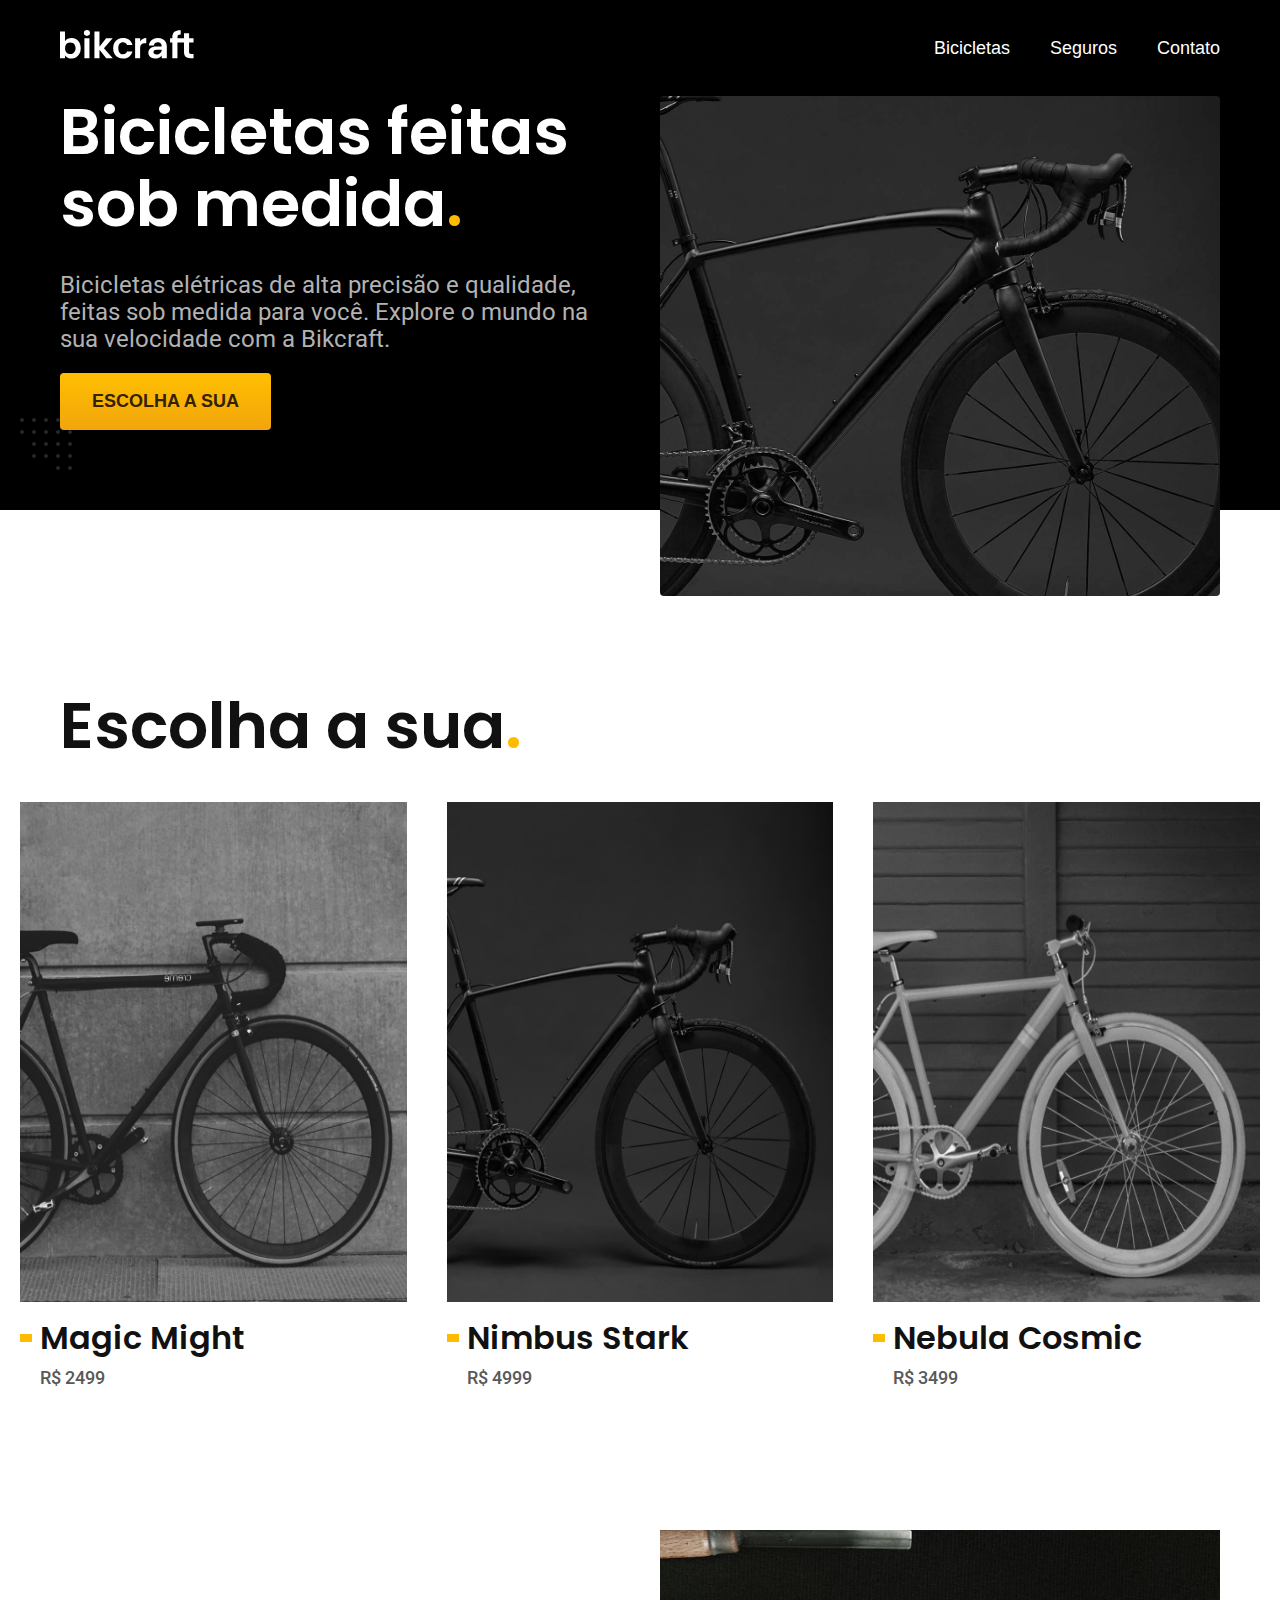
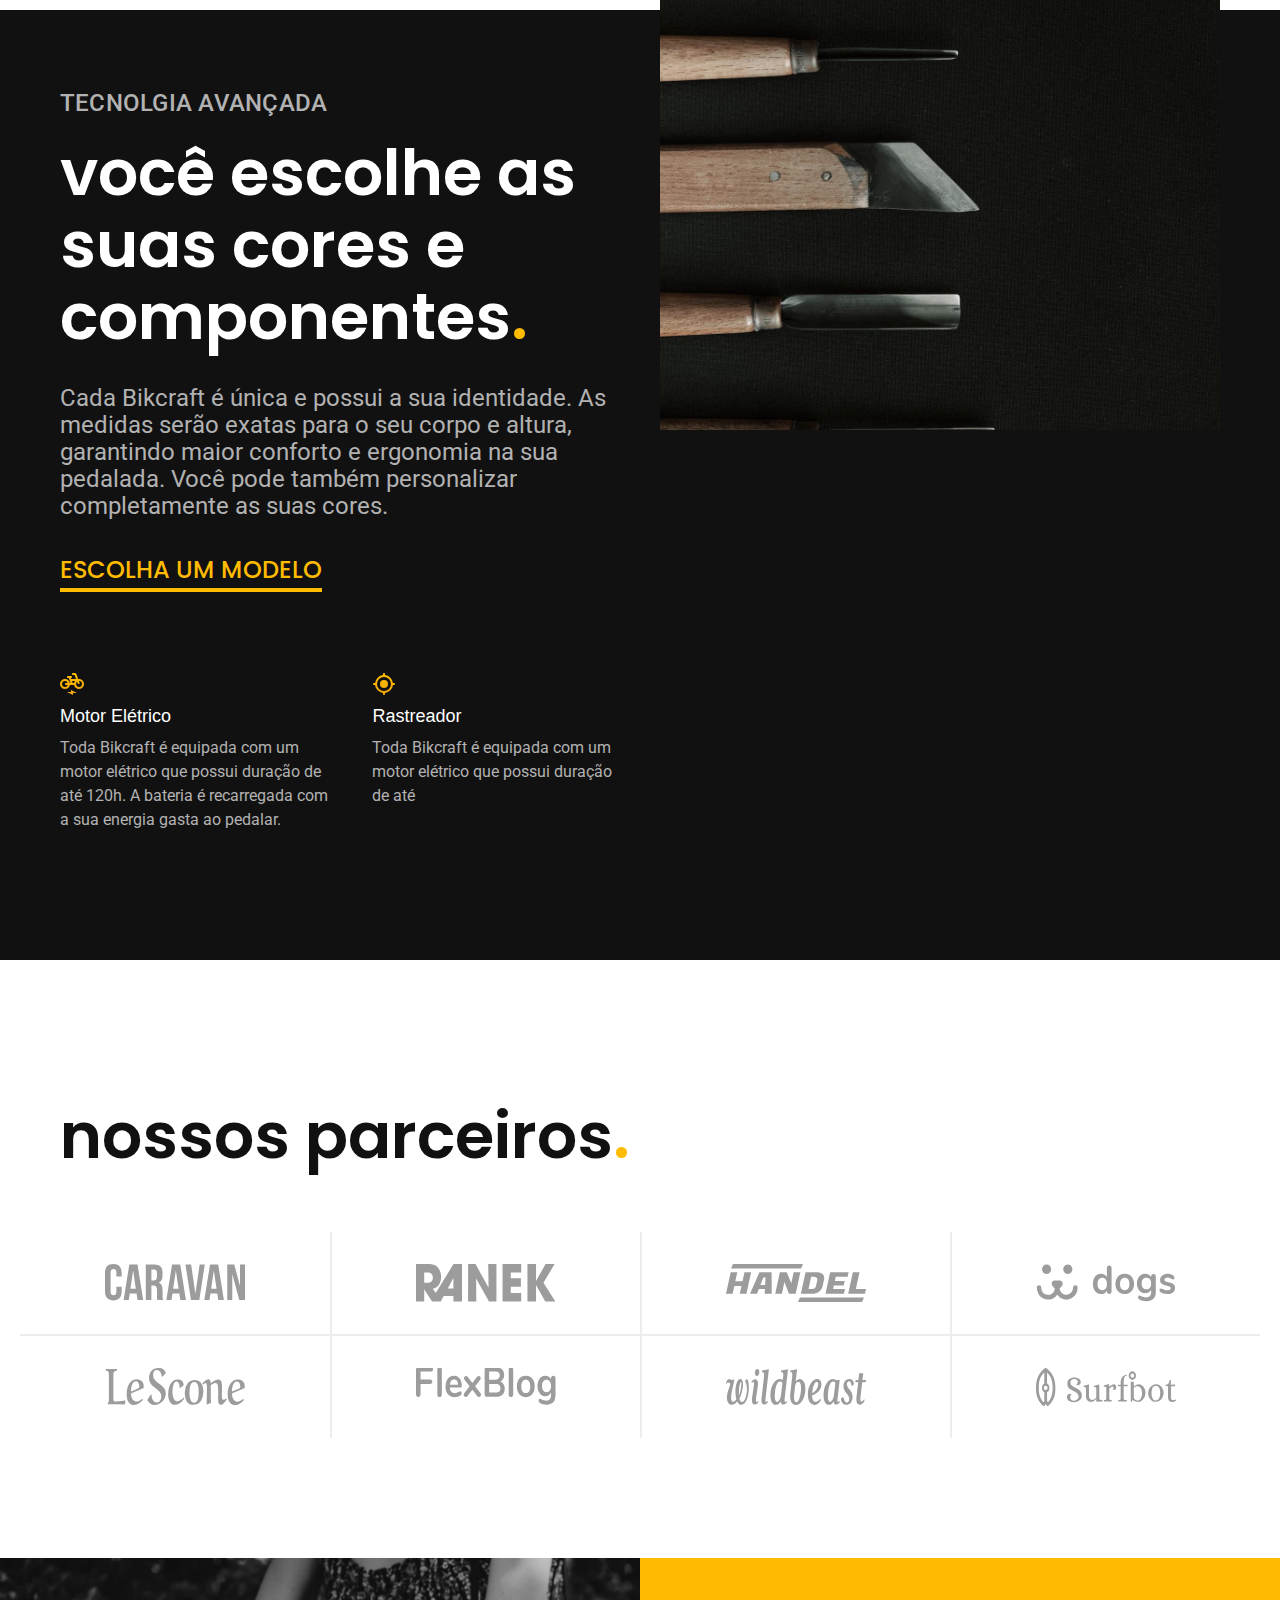
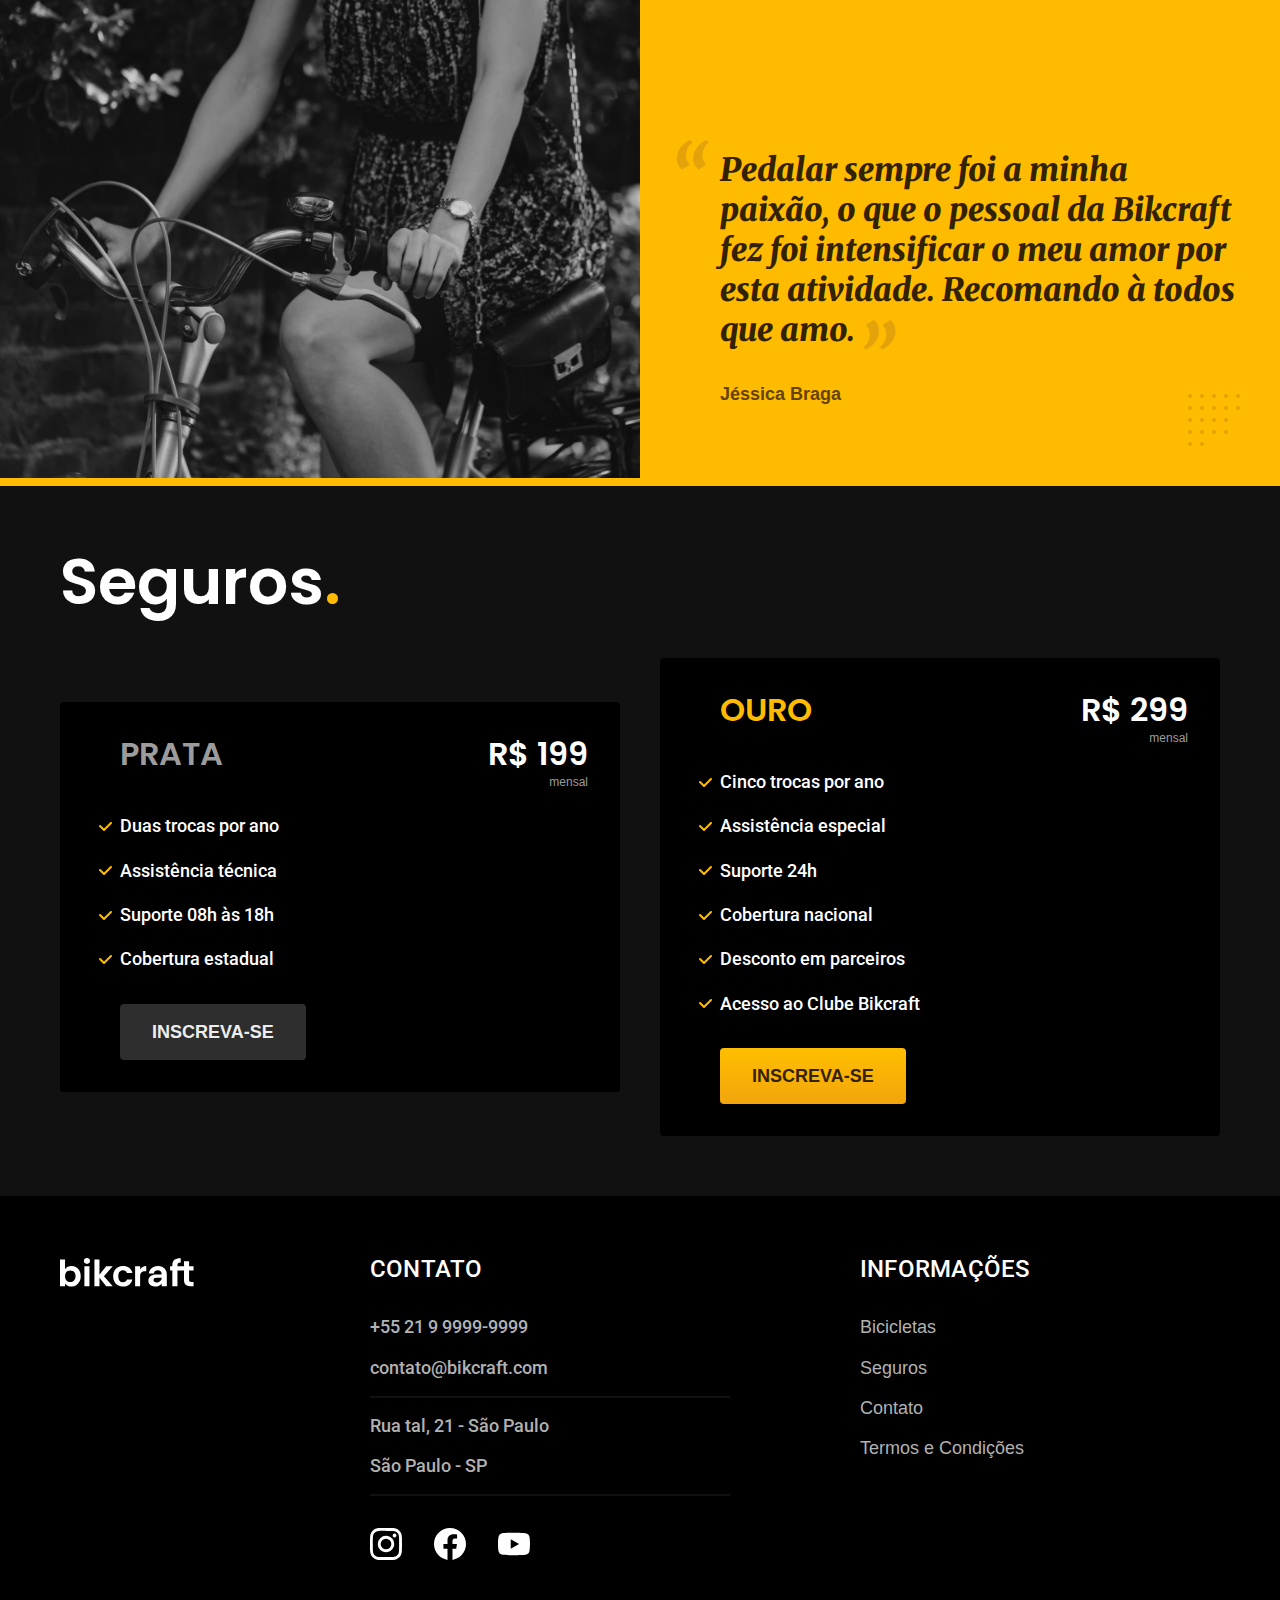
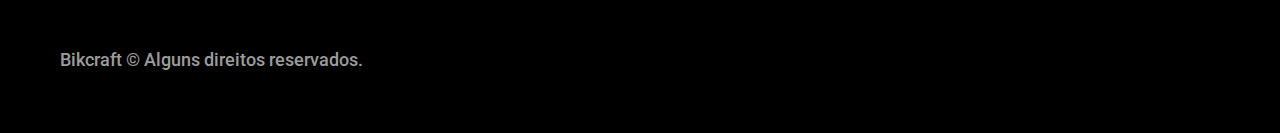
<file: index.html>
<!DOCTYPE html>
<html lang="pt-br">

<head>
    <meta charset="UTF-8">
    <meta http-equiv="X-UA-Compatible" content="IE=edge">
    <meta name="viewport" content="width=device-width, initial-scale=1.0">
    <title>Bikcraft - Bicicletas Elétricas</title>
    <meta name="description"
        content="Bicicletas elétricas de alta precisão e qualidade, feitas sob medida para o cliente. Explore o mundo na sua velocidade com a Bikcraft.">
    <link rel="icon" href="./favicon.svg" type="image/svg+xml">
    <link rel="preload" href="./css/style.min.css" as="style">
    <link rel="stylesheet" href="./css/style.min.css">
    <script>document.documentElement.classList.add('js');</script>
    <link rel="preconnect" href="https://fonts.googleapis.com">
    <link rel="preconnect" href="https://fonts.gstatic.com" crossorigin>
    <link
        href="https://fonts.googleapis.com/css2?family=Poppins:wght@400;600&family=Roboto:wght@400;500&family=Merriweather:ital,wght@1,900&display=swap"
        rel="stylesheet">
</head>

<body>
    <header class="header-bg">
        <div class="header container">
            <a href="./">
                <img src="./img/bikcraft.svg" width="136" height="32" alt="Bikcraft">
            </a>

            <nav aria-label="primaria">
                <ul class="header-menu font-1-m cor-0">
                    <li><a href="./bicicletas.html">Bicicletas</a></li>
                    <li><a href="./seguros.html">Seguros</a></li>
                    <li><a href="./contato.html">Contato</a></li>
                </ul>
            </nav>
        </div>
    </header>

    <main class="introducao-bg">
        <div class="introducao container">
            <div class="introducao-conteudo">
                <h1 class="font-1-xxl cor-0 fadeInDown" data-anime="200">Bicicletas feitas sob medida<span
                        class="cor-p1">.</span></h1>
                <p class="font-2-l cor-5 fadeInDown" data-anime="400">Bicicletas elétricas de alta precisão e qualidade,
                    feitas sob medida para
                    você. Explore o mundo na
                    sua
                    velocidade com a Bikcraft.</p>
                <a class="botao fadeInDown" href="./bicicletas.html" data-anime="600">Escolha a sua</a>
            </div>

            <picture data-anime="800" class="fadeInDown">
                <source media="(max-width: 800px)" srcset="./img/bicicletas/nimbus.jpg">
                <img src="./img/fotos/introducao.jpg" width="1280" height="1600" alt="Bicicleta elétrica preta.">
            </picture>
        </div>
    </main>

    <article class="bicicletas-lista">
        <h2 class="font-1-xxl container">Escolha a sua<span class="cor-p1">.</span></h2>

        <ul>
            <li>
                <a href="./bicicletas/magic.html">
                    <img src="./img/bicicletas/magic-home.jpg" width="920" height="1040" alt="Bicicleta Preta">
                    <h3 class="font-1-xl">Magic Might</h3>
                    <span class="font-2-m cor-8">R$ 2499</span>
                </a>
            </li>
            <li>
                <a href="./bicicletas/nimbus.html">
                    <img src="./img/bicicletas/nimbus-home.jpg" width="920" height="1040" alt="Bicicleta Preta">
                    <h3 class="font-1-xl">Nimbus Stark</h3>
                    <span class="font-2-m cor-8">R$ 4999</span>
                </a>
            </li>
            <li>
                <a href="./bicicletas/nebula.html">
                    <img src="./img/bicicletas/nebula-home.jpg" width="920" height="1040" alt="Bicicleta Cinza">
                    <h3 class="font-1-xl">Nebula Cosmic</h3>
                    <span class="font-2-m cor-8">R$ 3499</span>
                </a>
            </li>
        </ul>
    </article>

    <article class="tecnologia-bg">
        <div class="tecnologia container">
            <div class="tecnologia-conteudo">
                <span class="font-2-l-b cor-5">Tecnolgia Avançada</span>
                <h2 class="font-1-xxl cor-0">você escolhe as suas cores e componentes<span class="cor-p1">.</span></h2>
                <p class="font-2-l cor-5">Cada Bikcraft é única e possui a sua identidade. As medidas serão exatas para
                    o seu corpo e altura,
                    garantindo maior conforto e ergonomia na sua pedalada. Você pode também personalizar completamente
                    as suas cores.</p>
                <a class="link" href="./bicicletas.html">Escolha um modelo</a>

                <div class="tecnologia-vantagens">
                    <div>
                        <img src="./img/icones/eletrica.svg" width="24" height="24" alt="">
                        <h3 class="font-1-m cor-0">Motor Elétrico</h3>
                        <p class="font-2-s cor-5">Toda Bikcraft é equipada com um motor elétrico que possui duração de
                            até
                            120h. A bateria é
                            recarregada com a sua energia gasta ao pedalar.</p>
                    </div>

                    <div>
                        <img src="./img/icones/rastreador.svg" width="24" height="24" alt="">
                        <h3 class="font-1-m cor-0">Rastreador</h3>
                        <p class="font-2-s cor-5">Toda Bikcraft é equipada com um motor elétrico que possui duração de
                            até
                        <p>Sabemos o quão preciosa é a sua Bikcraft, por isso adicionamos rastreadores e sistemas
                            anti-furto
                            para garantir o seu sossego.</p>
                    </div>
                </div>
            </div>

            <div class="tecnologia-imagem">
                <img src="././img/fotos/tecnologia.jpg" width="1200" height="1920" alt="">
            </div>
        </div>
    </article>

    <section class="parceiros" aria-label="Nossos Parceiros">
        <h2 class="font-1-xxl container">nossos parceiros<span class="cor-p1">.</span></h2>

        <ul>
            <li><img src="./img/parceiros/caravan.svg" width="140" height="38" alt="caravan"></li>
            <li><img src="./img/parceiros/ranek.svg" width="140" height="38" alt="ranek"></li>
            <li><img src="./img/parceiros/handel.svg" width="140" height="38" alt="handel"></li>
            <li><img src="./img/parceiros/dogs.svg" width="140" height="38" alt="dogs"></li>
            <li><img src="./img/parceiros/lescone.svg" width="140" height="38" alt="lescone"></li>
            <li><img src="./img/parceiros/flexblog.svg" width="140" height="38" alt="flexblog"></li>
            <li><img src="./img/parceiros/wildbeast.svg" width="140" height="38" alt="wildbeast"></li>
            <li><img src="./img/parceiros/surfbot.svg" width="140" height="38" alt="surfbot"></li>
        </ul>
    </section>

    <section class="depoimento" aria-label="Depoimento">
        <div>
            <img src="./img//fotos/depoimento.jpg" alt="Pessoa pedalando uma bicicleta bikcraft">
        </div>

        <div class="depoimento-conteudo">
            <blockquote class="font-1-xl cor-p5">
                <p>Pedalar sempre foi a minha paixão, o que o pessoal da Bikcraft fez foi intensificar o meu amor por
                    esta atividade. Recomando à todos que amo.</p>
            </blockquote>
            <span class="font-1-m-b cor-p4">Jéssica Braga</span>
        </div>
    </section>

    <article class="seguros-bg">
        <div class="seguros container">
            <h2 class="font-1-xxl cor-0">Seguros<span class="cor-p1">.</span></h2>

            <div class="seguros-item">
                <h3 class="font-1-xl cor-6">PRATA</h3>
                <span class="font-1-xl cor-0">R$ 199 <span class="font-1-xs cor-6">mensal</span></span>
                <ul class="font-2-m cor-0">
                    <li>Duas trocas por ano</li>
                    <li>Assistência técnica</li>
                    <li>Suporte 08h às 18h</li>
                    <li>Cobertura estadual</li>
                </ul>
                <a class="botao secundario" href="./orcamento.html?tipo=seguro&produto=prata"">Inscreva-se</a>
            </div>

            <div class=" seguros-item">
                    <h3 class="font-1-xl cor-p1">OURO</h3>
                    <span class="font-1-xl cor-0">R$ 299 <span class="font-1-xs cor-6">mensal</span></span>
                    <ul class="font-2-m cor-0">
                        <li>Cinco trocas por ano</li>
                        <li>Assistência especial</li>
                        <li>Suporte 24h</li>
                        <li>Cobertura nacional</li>
                        <li>Desconto em parceiros</li>
                        <li>Acesso ao Clube Bikcraft</li>
                    </ul>
                    <a class="botao" href="./orcamento.html?tipo=seguro&produto=ouro">Inscreva-se</a>
            </div>
        </div>
    </article>

    <footer class="footer-bg">
        <div class="footer container">
            <img src="./img/bikcraft.svg" alt="">
            <div class="div footer-contato">
                <h3 class="font-2-l-b cor-0">Contato</h3>
                <ul class="font-2-m cor-5">
                    <li><a href="tel:+5521999999999">+55 21 9 9999-9999</a></li>
                    <li><a href="mailto:contato@bikcraft.com">contato@bikcraft.com</a></li>
                    <li>Rua tal, 21 - São Paulo</li>
                    <li>São Paulo - SP</li>
                </ul>
                <div class="footer-redes">
                    <a href="./">
                        <img src="./img/redes/instagram.svg" alt="Instagram">
                    </a>
                    <a href="./">
                        <img src="./img/redes/facebook.svg" alt="Facebook">
                    </a>
                    <a href="./">
                        <img src="./img/redes/youtube.svg" alt="Youtubw">
                    </a>
                </div>
            </div>
            <div class="footer-informacoes">
                <h3 class="font-2-l-b cor-0">Informações</h3>
                <nav>
                    <ul class="font-1-m cor-5">
                        <li><a href="./bicicletas.html">Bicicletas</a></li>
                        <li><a href="./seguros.html">Seguros</a></li>
                        <li><a href="./contato.html">Contato</a></li>
                        <li><a href="./termos.html">Termos e Condições</a></li>
                    </ul>
                </nav>
            </div>
            <p class="footer-copy font-2-m cor-6">Bikcraft © Alguns direitos reservados.</p>
        </div>
    </footer>

    <script src="./js/plugins/simple-anime.js"></script>
    <script src="./js/script.js"></script>
</body>

</html>
</file>
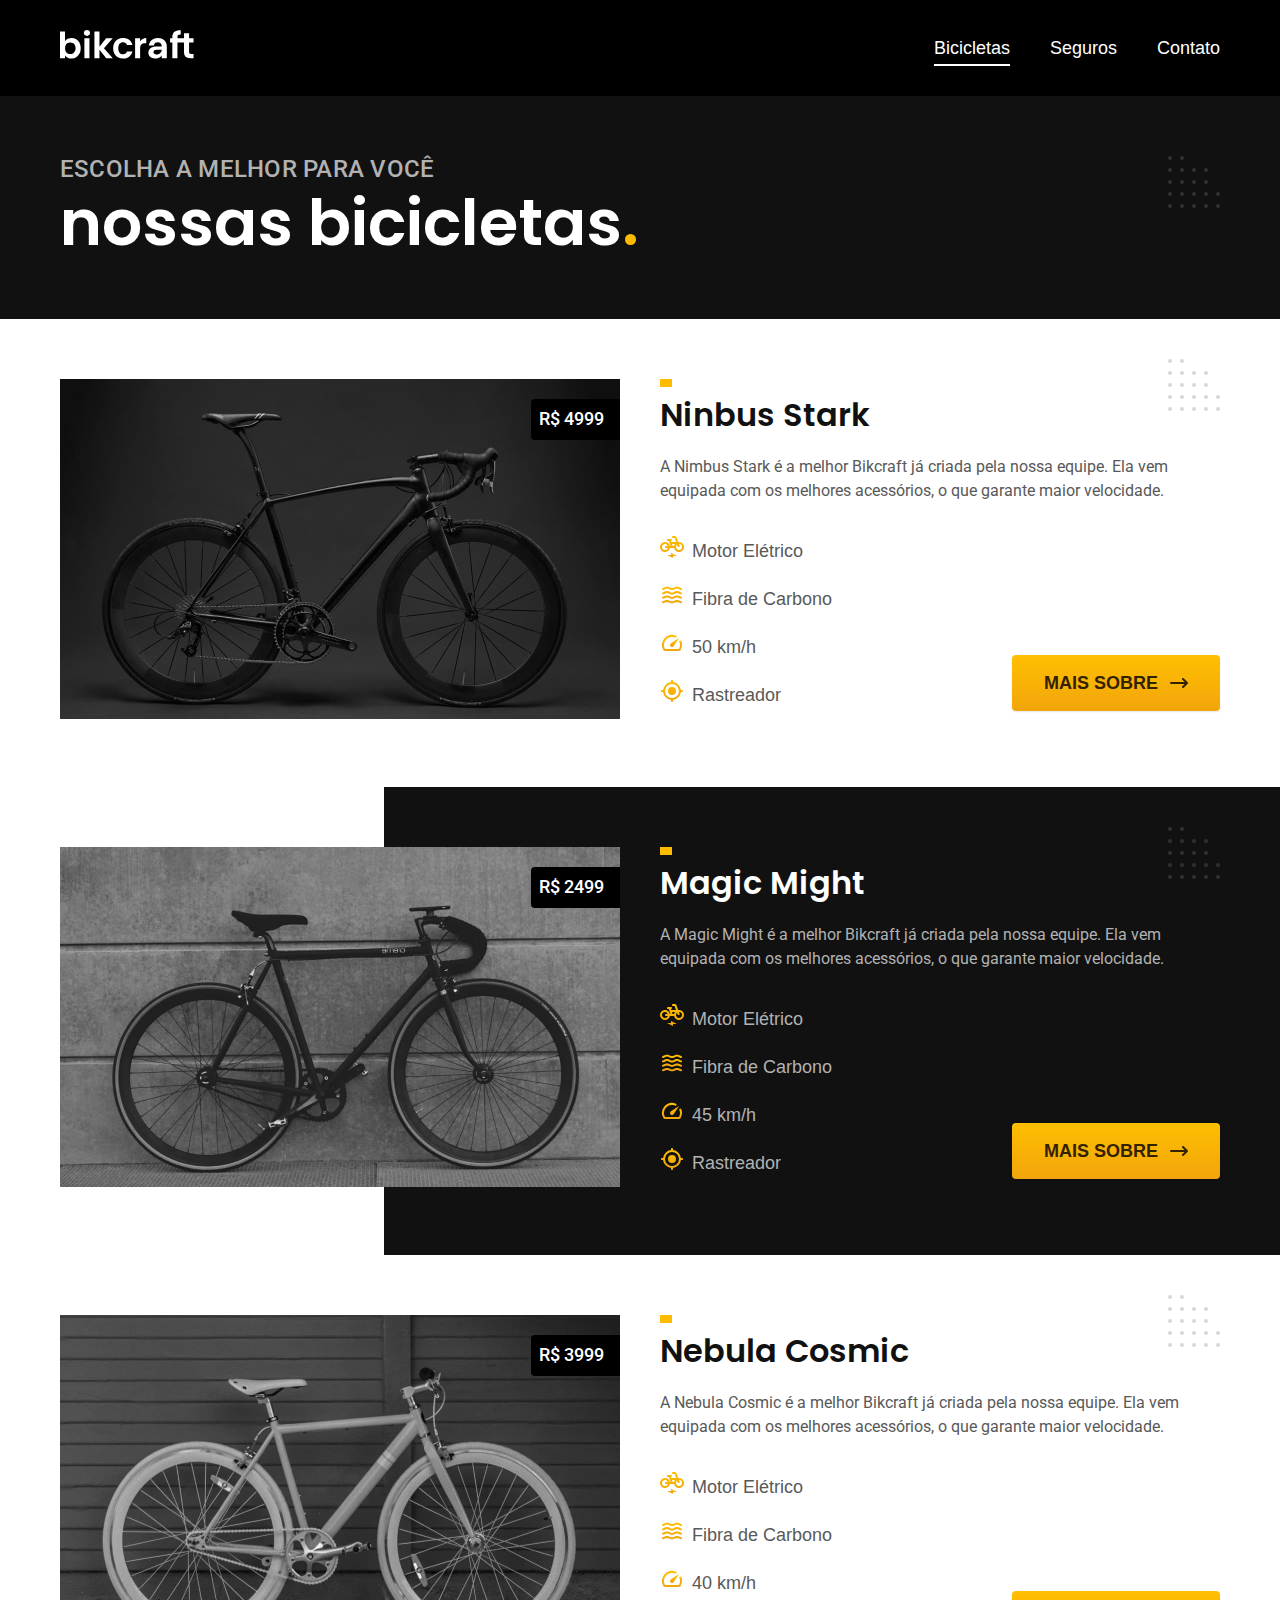
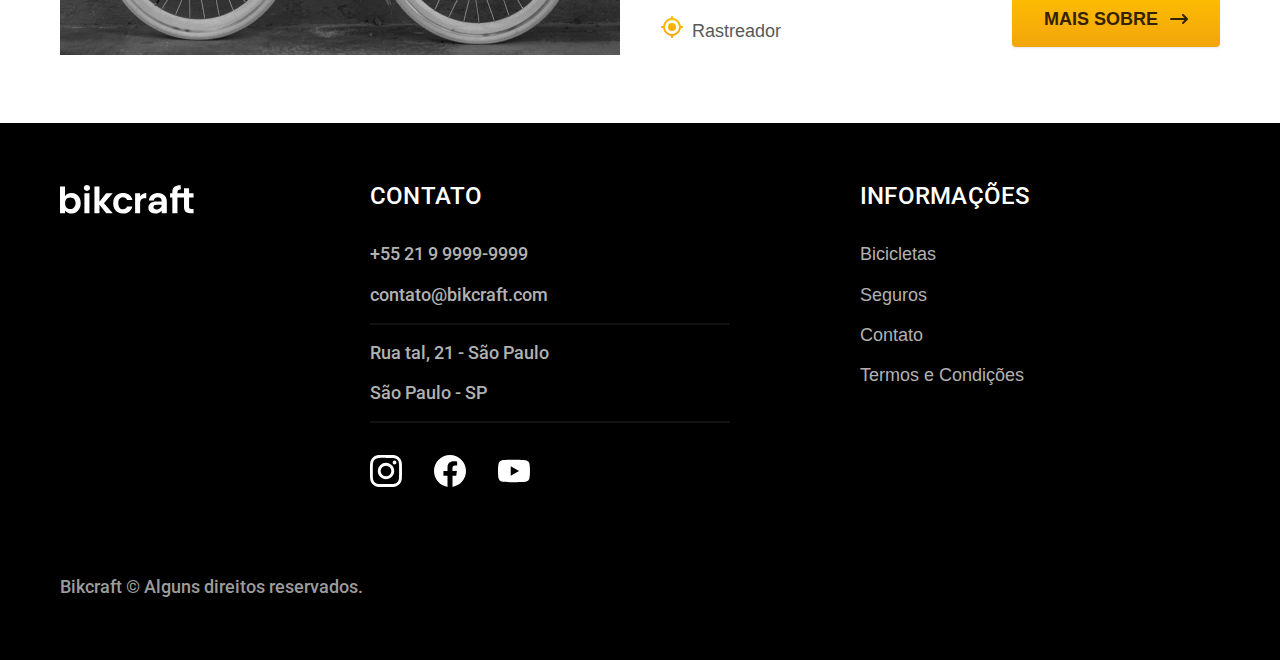
<file: bicicletas.html>
<!DOCTYPE html>
<html lang="pt-br">

<head>
    <meta charset="UTF-8">
    <meta http-equiv="X-UA-Compatible" content="IE=edge">
    <meta name="viewport" content="width=device-width, initial-scale=1.0">
    <title>Bicicletas | Bikcraft</title>
    <meta name="description" content="Bicicletas.">
    <link rel="icon" href="./favicon.svg" type="image/svg+xml">
    <link rel="preload" href="./css/style.min.css" as="style">
    <link rel="stylesheet" href="./css/style.min.css">
    <script>document.documentElement.classList.add('js');</script>
    <link rel="preconnect" href="https://fonts.googleapis.com">
    <link rel="preconnect" href="https://fonts.gstatic.com" crossorigin>
    <link
        href="https://fonts.googleapis.com/css2?family=Poppins:wght@400;600&family=Roboto:wght@400;500&family=Merriweather:ital,wght@1,900&display=swap"
        rel="stylesheet">
</head>

<body id="bicicletas">
    <header class="header-bg">
        <div class="header container">
            <a href="./">
                <img src="./img/bikcraft.svg" width="136" height="32" alt="Bikcraft">
            </a>

            <nav aria-label="primaria">
                <ul class="header-menu font-1-m cor-0">
                    <li><a href="./bicicletas.html">Bicicletas</a></li>
                    <li><a href="./seguros.html">Seguros</a></li>
                    <li><a href="./contato.html">Contato</a></li>
                </ul>
            </nav>
        </div>
    </header>

    <main>
        <div class="titulo-bg">
            <div class="titulo container">
                <p class="font-2-l-b cor-5">Escolha a melhor para você</p>
                <h1 class="font-1-xxl cor-0">nossas bicicletas<span class="cor-p1">.</span></h1>
            </div>
        </div>

        <div class="bicicletas container">
            <div class="bicicletas-imagem">
                <img src="./img/bicicletas/nimbus.jpg" alt="Bicicleta Preta">
                <span class="font-2-m cor-0">R$ 4999</span>
            </div>
            <div class="bicicletas-conteudo">
                <h2 class="font-1-xl">Ninbus Stark</h2>
                <p class="font-2-s cor-8">A Nimbus Stark é a melhor Bikcraft já criada pela nossa equipe. Ela vem
                    equipada com os melhores
                    acessórios, o que garante maior velocidade.</p>
                <ul class="font-1-m cor-8">
                    <li><img src="./img/icones/eletrica.svg" alt="">
                        Motor Elétrico
                    </li>
                    <li><img src="./img/icones/carbono.svg" alt="">
                        Fibra de Carbono
                    </li>
                    <li><img src="./img/icones/velocidade.svg" alt="">
                        50 km/h
                    </li>
                    <li><img src="./img/icones/rastreador.svg" alt="">
                        Rastreador
                    </li>
                </ul>
                <a class="botao seta" href="./bicicletas/nimbus.html">Mais Sobre</a>
            </div>
        </div>

        <div class="bicicletas-bg">
            <div class="bicicletas container">
                <div class="bicicletas-imagem">
                    <img src="./img/bicicletas/magic.jpg" alt="Bicicleta Preta">
                    <span class="font-2-m cor-0">R$ 2499</span>
                </div>
                <div class="bicicletas-conteudo">
                    <h2 class="font-1-xl cor-0">Magic Might</h2>
                    <p class="font-2-s cor-5">A Magic Might é a melhor Bikcraft já criada pela nossa equipe. Ela vem
                        equipada com os melhores acessórios, o que garante maior velocidade.</p>
                    <ul class="font-1-m cor-5">
                        <li><img src="./img/icones/eletrica.svg" alt="">
                            Motor Elétrico
                        </li>
                        <li><img src="./img/icones/carbono.svg" alt="">
                            Fibra de Carbono
                        </li>
                        <li><img src="./img/icones/velocidade.svg" alt="">
                            45 km/h
                        </li>
                        <li><img src="./img/icones/rastreador.svg" alt="">
                            Rastreador
                        </li>
                    </ul>
                    <a class="botao seta" href="./bicicletas/magic.html">Mais Sobre</a>
                </div>
            </div>
        </div>

        <div class="bicicletas container">
            <div class="bicicletas-imagem">
                <img src="./img/bicicletas/nebula.jpg" alt="Bicicleta Cinza">
                <span class="font-2-m cor-0">R$ 3999</span>
            </div>
            <div class="bicicletas-conteudo">
                <h2 class="font-1-xl">Nebula Cosmic</h2>
                <p class="font-2-s cor-8">A Nebula Cosmic é a melhor Bikcraft já criada pela nossa equipe. Ela vem
                    equipada com os melhores acessórios, o que garante maior velocidade.</p>
                <ul class="font-1-m cor-8">
                    <li><img src="./img/icones/eletrica.svg" alt="">
                        Motor Elétrico
                    </li>
                    <li><img src="./img/icones/carbono.svg" alt="">
                        Fibra de Carbono
                    </li>
                    <li><img src="./img/icones/velocidade.svg" alt="">
                        40 km/h
                    </li>
                    <li><img src="./img/icones/rastreador.svg" alt="">
                        Rastreador
                    </li>
                </ul>
                <a class="botao seta" href="./bicicletas/nebula.html">Mais Sobre</a>
            </div>
        </div>

    </main>

    <footer class="footer-bg">
        <div class="footer container">
            <img src="./img/bikcraft.svg" alt="">
            <div class="div footer-contato">
                <h3 class="font-2-l-b cor-0">Contato</h3>
                <ul class="font-2-m cor-5">
                    <li><a href="tel:+5521999999999">+55 21 9 9999-9999</a></li>
                    <li><a href="mailto:contato@bikcraft.com">contato@bikcraft.com</a></li>
                    <li>Rua tal, 21 - São Paulo</li>
                    <li>São Paulo - SP</li>
                </ul>
                <div class="footer-redes">
                    <a href="./">
                        <img src="./img/redes/instagram.svg" alt="Instagram">
                    </a>
                    <a href="./">
                        <img src="./img/redes/facebook.svg" alt="Facebook">
                    </a>
                    <a href="./">
                        <img src="./img/redes/youtube.svg" alt="Youtubw">
                    </a>
                </div>
            </div>
            <div class="footer-informacoes">
                <h3 class="font-2-l-b cor-0">Informações</h3>
                <nav>
                    <ul class="font-1-m cor-5">
                        <li><a href="./bicicletas.html">Bicicletas</a></li>
                        <li><a href="./seguros.html">Seguros</a></li>
                        <li><a href="./contato.html">Contato</a></li>
                        <li><a href="./termos.html">Termos e Condições</a></li>
                    </ul>
                </nav>
            </div>
            <p class="footer-copy font-2-m cor-6">Bikcraft © Alguns direitos reservados.</p>
        </div>
    </footer>

    <script src="./js/script.js"></script>
</body>
</file>
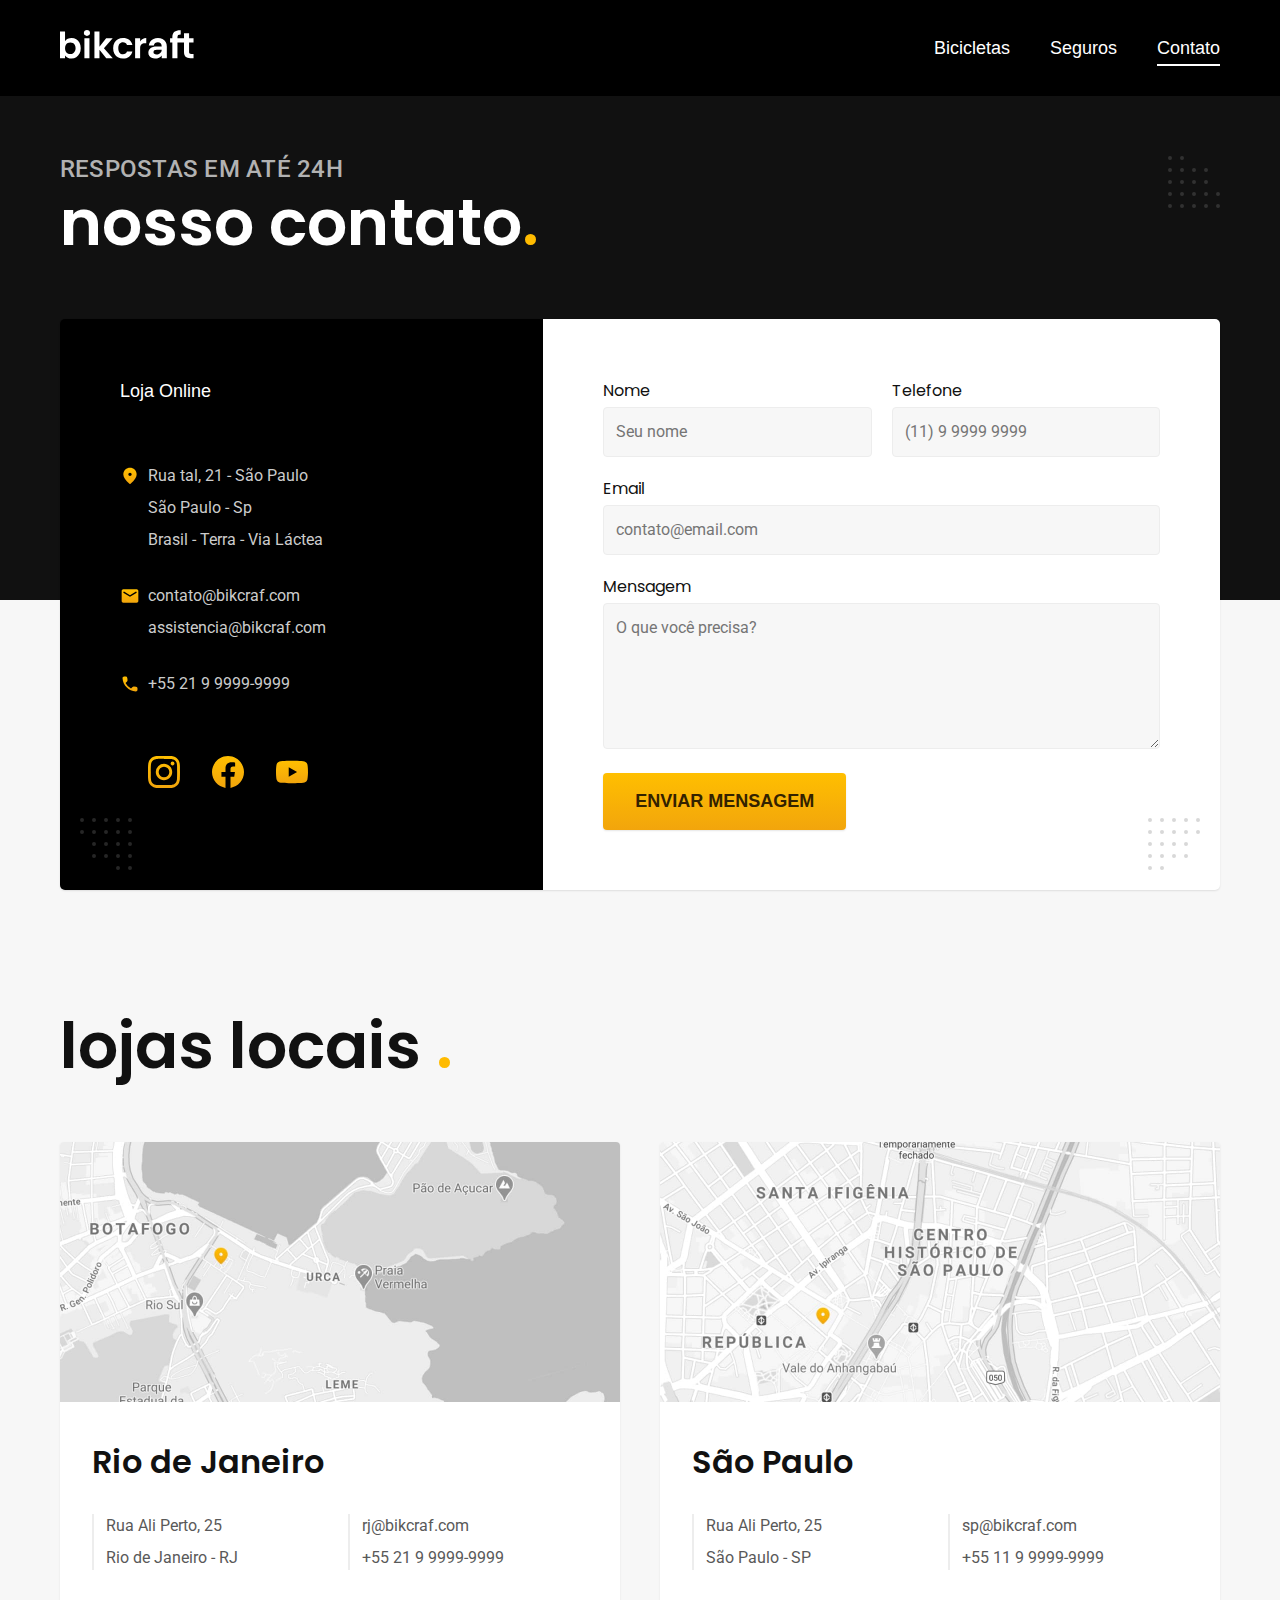
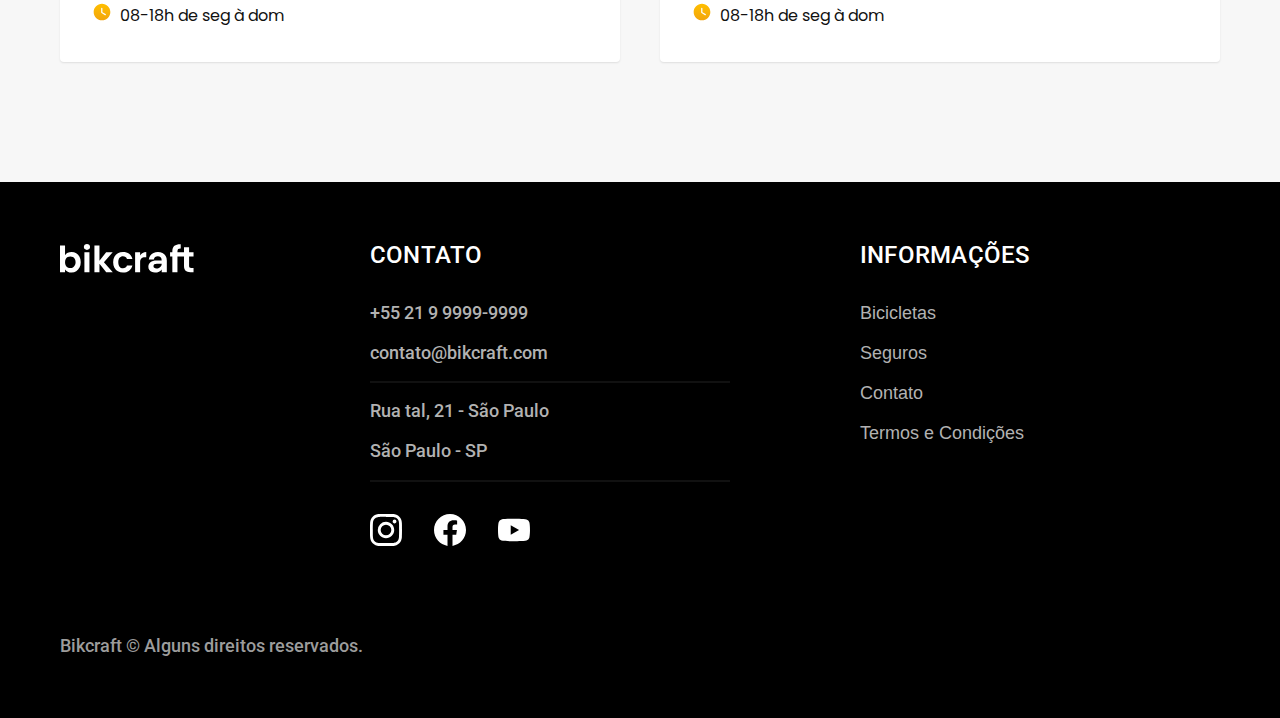
<file: contato.html>
<!DOCTYPE html>
<html lang="pt-br">

<head>
    <meta charset="UTF-8">
    <meta http-equiv="X-UA-Compatible" content="IE=edge">
    <meta name="viewport" content="width=device-width, initial-scale=1.0">
    <title>Contato | Bikcraft</title>
    <meta name="description" content="Termos e Condições.">
    <link rel="icon" href="./favicon.svg" type="image/svg+xml">
    <link rel="preload" href="./css/style.min.css" as="style">
    <link rel="stylesheet" href="./css/style.min.css">
    <script>document.documentElement.classList.add('js');</script>
    <link rel="preconnect" href="https://fonts.googleapis.com">
    <link rel="preconnect" href="https://fonts.gstatic.com" crossorigin>
    <link
        href="https://fonts.googleapis.com/css2?family=Poppins:wght@400;600&family=Roboto:wght@400;500&family=Merriweather:ital,wght@1,900&display=swap"
        rel="stylesheet">
</head>

<body id="contato">
    <header class="header-bg">
        <div class="header container">
            <a href="./">
                <img src="./img/bikcraft.svg" alt="Bikcraft">
            </a>

            <nav aria-label="primaria">
                <ul class="header-menu font-1-m cor-0">
                    <li><a href="./bicicletas.html">Bicicletas</a></li>
                    <li><a href="./seguros.html">Seguros</a></li>
                    <li><a href="./contato.html">Contato</a></li>
                </ul>
            </nav>
        </div>
    </header>

    <main>
        <div class="titulo-bg">
            <div class="titulo container">
                <p class="font-2-l-b cor-5">Respostas em até 24h</p>
                <h1 class="font-1-xxl cor-0">nosso contato<span class="cor-p1">.</span></h1>
            </div>
        </div>

        <div class="contato container">
            <section class="contato-dados" aria-label="Endereço">
                <h2 class="font-1-m cor-0">Loja Online</h2>
                <div class="contato-endereco font-2-s cor-4">
                    <p>Rua tal, 21 - São Paulo</p>
                    <p>São Paulo - Sp</p>
                    <p>Brasil - Terra - Via Láctea</p>
                </div>

                <address class="contato-meios font-2-s cor-4">
                    <a href="mailto:contato@bikcraf.com">contato@bikcraf.com</a>
                    <a href="mailto:assistencia@bikcraf.com">assistencia@bikcraf.com</a>
                    <a href="tel:+5521999999999">+55 21 9 9999-9999</a>
                </address>

                <div class="contato-redes">
                    <a href="./">
                        <img src="./img/redes/instagram-p.svg" alt="Instagram">
                    </a>
                    <a href="./">
                        <img src="./img/redes/facebook-p.svg" alt="Facebook">
                    </a>
                    <a href="./">
                        <img src="./img/redes/youtube-p.svg" alt="Youtube">
                    </a>
                </div>
            </section>

            <section class="contato-formulario" aria-label="Formulário">
                <form class="form" action="./contato.html">
                    <div>
                        <label for="nome">Nome</label>
                        <input type="text" id="nome" name="nome" placeholder="Seu nome">
                    </div>

                    <div>
                        <label for="telefone">Telefone</label>
                        <input type="text" id="telefone" name="telefone" placeholder="(11) 9 9999 9999">
                    </div>

                    <div class="col-2">
                        <label for="mail">Email</label>
                        <input type="email" id="email" name="email" placeholder="contato@email.com">
                    </div>

                    <div class="col-2">
                        <label for="mensagem">Mensagem</label>
                        <textarea rows="5" id="mensagem" name="mensagem" placeholder="O que você precisa?"></textarea>
                    </div>

                    <button class="botao col-2">Enviar Mensagem</button>
                </form>
            </section>
        </div>
    </main>

    <article class="lojas container">
        <h2 class="font-1-xxl">lojas locais <span class="cor-p1">.</span></h2>
        <div class="lojas-item">
            <img src="./img/lojas/rj.jpg" alt="mapa marcando o endereço em rua Ali Perto, 25 - Rio de Janeiro - RJ">
            <div class="lojas-conteudo">
                <h3 class="font-1-xl">Rio de Janeiro</h3>
                <div class="lojas-dados font-2-s cor-8">
                    <p>Rua Ali Perto, 25</p>
                    <p>Rio de Janeiro - RJ</p>
                </div>
                <div class="lojas-dados font-2-s cor-8">
                    <a href="mailto:rj@bikcraf.com">rj@bikcraf.com</a>
                    <a href="tel:+5521999999999">+55 21 9 9999-9999</a>
                </div>
                <p class="lojas-tempo font-1-s"><img src="./img/icones/horario.svg" alt=""> 08-18h de seg à dom</p>
            </div>
        </div>

        <div class="lojas-item">
            <img src="./img/lojas/sp.jpg" alt="mapa marcando o endereço em rua Ali Perto, 25 - São Paulo - SP">
            <div class="lojas-conteudo">
                <h3 class="font-1-xl">São Paulo</h3>
                <div class="lojas-dados font-2-s cor-8">
                    <p>Rua Ali Perto, 25</p>
                    <p>São Paulo - SP</p>
                </div>
                <div class="lojas-dados font-2-s cor-8">
                    <a href="mailto:rj@bikcraf.com">sp@bikcraf.com</a>
                    <a href="tel:+5521999999999">+55 11 9 9999-9999</a>
                </div>
                <p class="lojas-tempo font-1-s"><img src="./img/icones/horario.svg" alt=""> 08-18h de seg à dom</p>
            </div>
        </div>

    </article>

    <footer class="footer-bg">
        <div class="footer container">
            <img src="./img/bikcraft.svg" alt="">
            <div class="div footer-contato">
                <h3 class="font-2-l-b cor-0">Contato</h3>
                <ul class="font-2-m cor-5">
                    <li><a href="tel:+5521999999999">+55 21 9 9999-9999</a></li>
                    <li><a href="mailto:contato@bikcraft.com">contato@bikcraft.com</a></li>
                    <li>Rua tal, 21 - São Paulo</li>
                    <li>São Paulo - SP</li>
                </ul>
                <div class="footer-redes">
                    <a href="./">
                        <img src="./img/redes/instagram.svg" alt="Instagram">
                    </a>
                    <a href="./">
                        <img src="./img/redes/facebook.svg" alt="Facebook">
                    </a>
                    <a href="./">
                        <img src="./img/redes/youtube.svg" alt="Youtube">
                    </a>
                </div>
            </div>
            <div class="footer-informacoes">
                <h3 class="font-2-l-b cor-0">Informações</h3>
                <nav>
                    <ul class="font-1-m cor-5">
                        <li><a href="./bicicletas.html">Bicicletas</a></li>
                        <li><a href="./seguros.html">Seguros</a></li>
                        <li><a href="./contato.html">Contato</a></li>
                        <li><a href="./termos.html">Termos e Condições</a></li>
                    </ul>
                </nav>
            </div>
            <p class="footer-copy font-2-m cor-6">Bikcraft © Alguns direitos reservados.</p>
        </div>
    </footer>

    <script src="./js/script.js"></script>
</body>
</file>
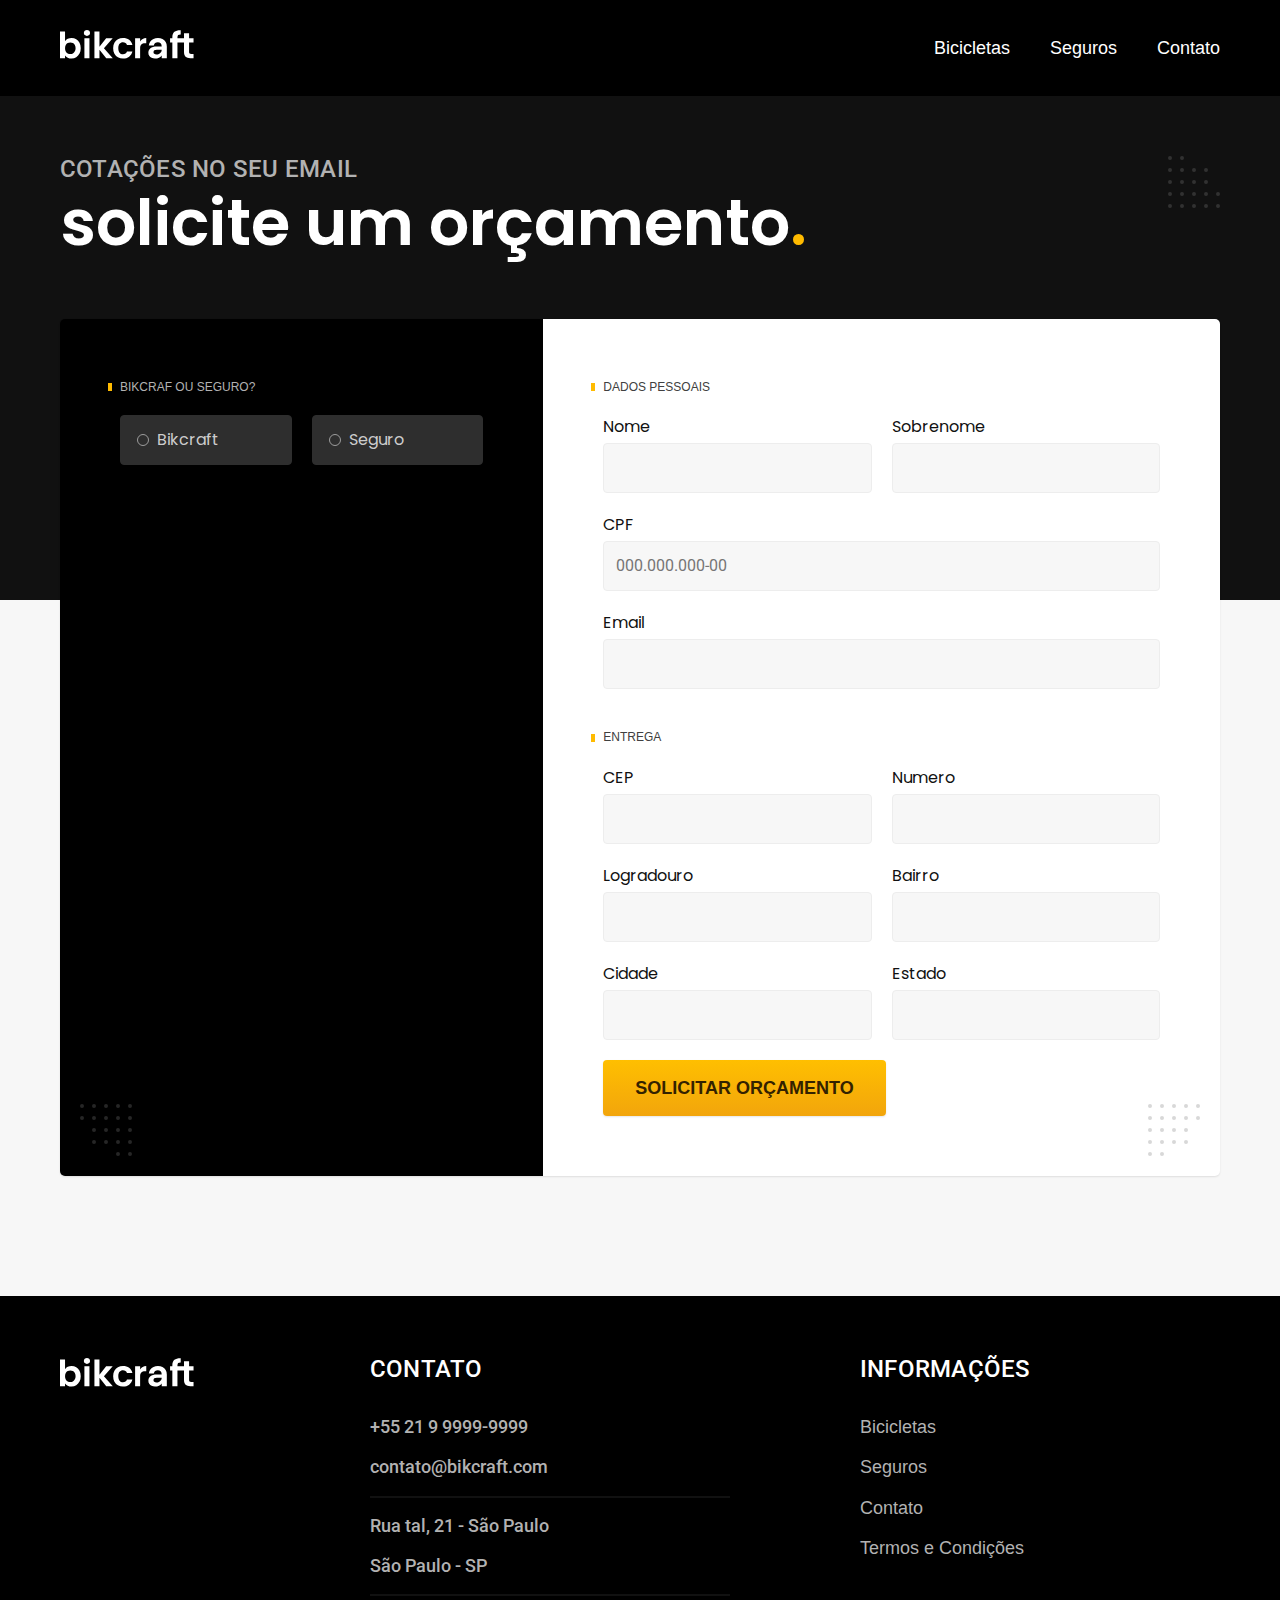
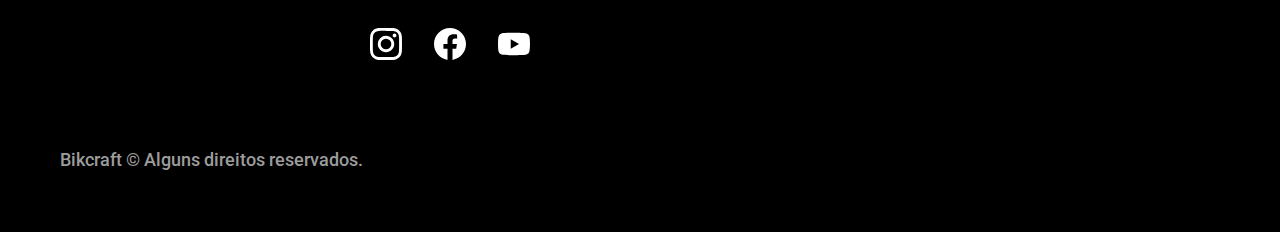
<file: orcamento.html>
<!DOCTYPE html>
<html lang="pt-br">

<head>
    <meta charset="UTF-8">
    <meta http-equiv="X-UA-Compatible" content="IE=edge">
    <meta name="viewport" content="width=device-width, initial-scale=1.0">
    <title>Orçamento | Bikcraft</title>
    <meta name="description" content="Termos e Condições.">
    <link rel="icon" href="./favicon.svg" type="image/svg+xml">
    <link rel="preload" href="./css/style.min.css" as="style">
    <link rel="stylesheet" href="./css/style.min.css">
    <script>document.documentElement.classList.add('js');</script>
    <link rel="preconnect" href="https://fonts.googleapis.com">
    <link rel="preconnect" href="https://fonts.gstatic.com" crossorigin>
    <link
        href="https://fonts.googleapis.com/css2?family=Poppins:wght@400;600&family=Roboto:wght@400;500&family=Merriweather:ital,wght@1,900&display=swap"
        rel="stylesheet">
</head>

<body id="orcamento">
    <header class="header-bg">
        <div class="header container">
            <a href="./">
                <img src="./img/bikcraft.svg" alt="Bikcraft">
            </a>

            <nav aria-label="primaria">
                <ul class="header-menu font-1-m cor-0">
                    <li><a href="./bicicletas.html">Bicicletas</a></li>
                    <li><a href="./seguros.html">Seguros</a></li>
                    <li><a href="./contato.html">Contato</a></li>
                </ul>
            </nav>
        </div>
    </header>

    <main>
        <div class="titulo-bg">
            <div class="titulo container">
                <p class="font-2-l-b cor-5">Cotações no seu email</p>
                <h1 class="font-1-xxl cor-0">solicite um orçamento<span class="cor-p1">.</span></h1>
            </div>
        </div>

        <form class="orcamento container" action="./">
            <div class="orcamento-produto">
                <h2 class="font-1-xs cor-5">Bikcraf ou Seguro?</h2>

                <!-- Radio button necessita conter o mesmo name -->
                <input type="radio" name="tipo" value="bikcraft" id="bikcraft">
                <label for="bikcraft">Bikcraft</label>

                <input type="radio" name="tipo" value="seguro" id="seguro">
                <label for="seguro">Seguro</label>

                <div class="orcamento-conteudo" id="orcamento-bikcraft">
                    <h2 class="font-1-xs cor-5">Escolha a sua</h2>

                    <input type="radio" name="produto" value="nimbus" id="nimbus">
                    <label for="nimbus">Nimbus Stark <span>R$ 4999</span></label>
                    <div class="orcamento-detalhes">
                        <ul class="font-1-xs cor-8">
                            <li><img src="./img/icones/eletrica.svg" alt="">Motor Elétrico
                            </li>
                            <li><img src="./img/icones/carbono.svg" alt=""> Fibra de Carbono
                            </li>
                            <li><img src="./img/icones/velocidade.svg" alt="">50 km/h</li>
                            <li><img src="./img/icones/rastreador.svg" alt="">Rastrador</li>
                        </ul>
                        <img src="./img/bicicletas/nimbus.jpg" alt="Bicicleta Preta">
                    </div>

                    <input type="radio" name="produto" value="magic" id="magic">
                    <label for="magic">Magic Might <span>R$ 2499</span></label>
                    <div class="orcamento-detalhes">
                        <ul class="font-1-xs cor-8">
                            <li><img src="./img/icones/eletrica.svg" alt="">Motor Elétrico
                            </li>
                            <li><img src="./img/icones/carbono.svg" alt=""> Fibra de Carbono
                            </li>
                            <li><img src="./img/icones/velocidade.svg" alt="">45 km/h</li>
                            <li><img src="./img/icones/rastreador.svg" alt="">Rastrador</li>
                        </ul>
                        <img src="./img/bicicletas/magic.jpg" alt="Bicicleta Preta">
                    </div>

                    <input type="radio" name="produto" value="nebula" id="nebula">
                    <label for="nebula">Nebula Cosmic <span>R$ 3999</span></label>
                    <div class="orcamento-detalhes">
                        <ul class="font-1-xs cor-8">
                            <li><img src="./img/icones/eletrica.svg" alt="">Motor Elétrico
                            </li>
                            <li><img src="./img/icones/carbono.svg" alt=""> Fibra de Carbono
                            </li>
                            <li><img src="./img/icones/velocidade.svg" alt="">40 km/h</li>
                            <li><img src="./img/icones/rastreador.svg" alt="">Rastrador</li>
                        </ul>
                        <img src="./img/bicicletas/nebula.jpg" alt="Bicicleta Preta">
                    </div>
                </div>

                <div class="orcamento-conteudo" id="orcamento-seguro">
                    <h2 class="font-1-xs cor-5">Escolha o plano</h2>

                    <input type="radio" name="produto" value="prata" id="prata">
                    <label for="prata">Prata <span>R$ 199</span></label>

                    <input type="radio" name="produto" value="ouro" id="ouro">
                    <label for="ouro">Ouro <span>R$ 299</span></label>
                </div>
            </div>

            <div class="orcamento-dados form">
                <h2 class="font-1-xs cor-9 col-2">dados pessoais</h2>
                <div>
                    <label for="nome">Nome</label>
                    <input type="text" id="nome" name="nome">
                </div>
                <div>
                    <label for="sobrenome">Sobrenome</label>
                    <input type="text" id="sobrenome" name="sobrenome">
                </div>
                <div class="col-2">
                    <label for="cpf">CPF</label>
                    <input type="text" id="cpf" name="cpf" placeholder="000.000.000-00">
                </div>
                <div class="col-2">
                    <label for="email">Email</label>
                    <input type="email" id="email" name="email">
                </div>

                <h2 class="font-1-xs cor-9 col-2">entrega</h2>
                <div>
                    <label for="cep">CEP</label>
                    <input type="text" id="cep" name="cep">
                </div>
                <div>
                    <label for="numero">Numero</label>
                    <input type="text" id="numero" name="numero">
                </div>
                <div>
                    <label for="logradouro">Logradouro</label>
                    <input type="text" id="logradouro" name="logradouro">
                </div>
                <div>
                    <label for="bairro">Bairro</label>
                    <input type="text" id="bairro" name="bairro">
                </div>
                <div>
                    <label for="cidade">Cidade</label>
                    <input type="text" id="cidade" name="cidade">
                </div>
                <div>
                    <label for="estado">Estado</label>
                    <input type="text" id="estado" name="estado">
                </div>
                <button class="botao col-2">Solicitar Orçamento</button>
            </div>
        </form>
    </main>

    <footer class="footer-bg">
        <div class="footer container">
            <img src="./img/bikcraft.svg" alt="">
            <div class="div footer-contato">
                <h3 class="font-2-l-b cor-0">Contato</h3>
                <ul class="font-2-m cor-5">
                    <li><a href="tel:+5521999999999">+55 21 9 9999-9999</a></li>
                    <li><a href="mailto:contato@bikcraft.com">contato@bikcraft.com</a></li>
                    <li>Rua tal, 21 - São Paulo</li>
                    <li>São Paulo - SP</li>
                </ul>
                <div class="footer-redes">
                    <a href="./">
                        <img src="./img/redes/instagram.svg" alt="Instagram">
                    </a>
                    <a href="./">
                        <img src="./img/redes/facebook.svg" alt="Facebook">
                    </a>
                    <a href="./">
                        <img src="./img/redes/youtube.svg" alt="Youtubw">
                    </a>
                </div>
            </div>
            <div class="footer-informacoes">
                <h3 class="font-2-l-b cor-0">Informações</h3>
                <nav>
                    <ul class="font-1-m cor-5">
                        <li><a href="./bicicletas.html">Bicicletas</a></li>
                        <li><a href="./seguros.html">Seguros</a></li>
                        <li><a href="./contato.html">Contato</a></li>
                        <li><a href="./termos.html">Termos e Condições</a></li>
                    </ul>
                </nav>
            </div>
            <p class="footer-copy font-2-m cor-6">Bikcraft © Alguns direitos reservados.</p>
        </div>
    </footer>
    <script src="./js/script.js"></script>
</body>
</file>
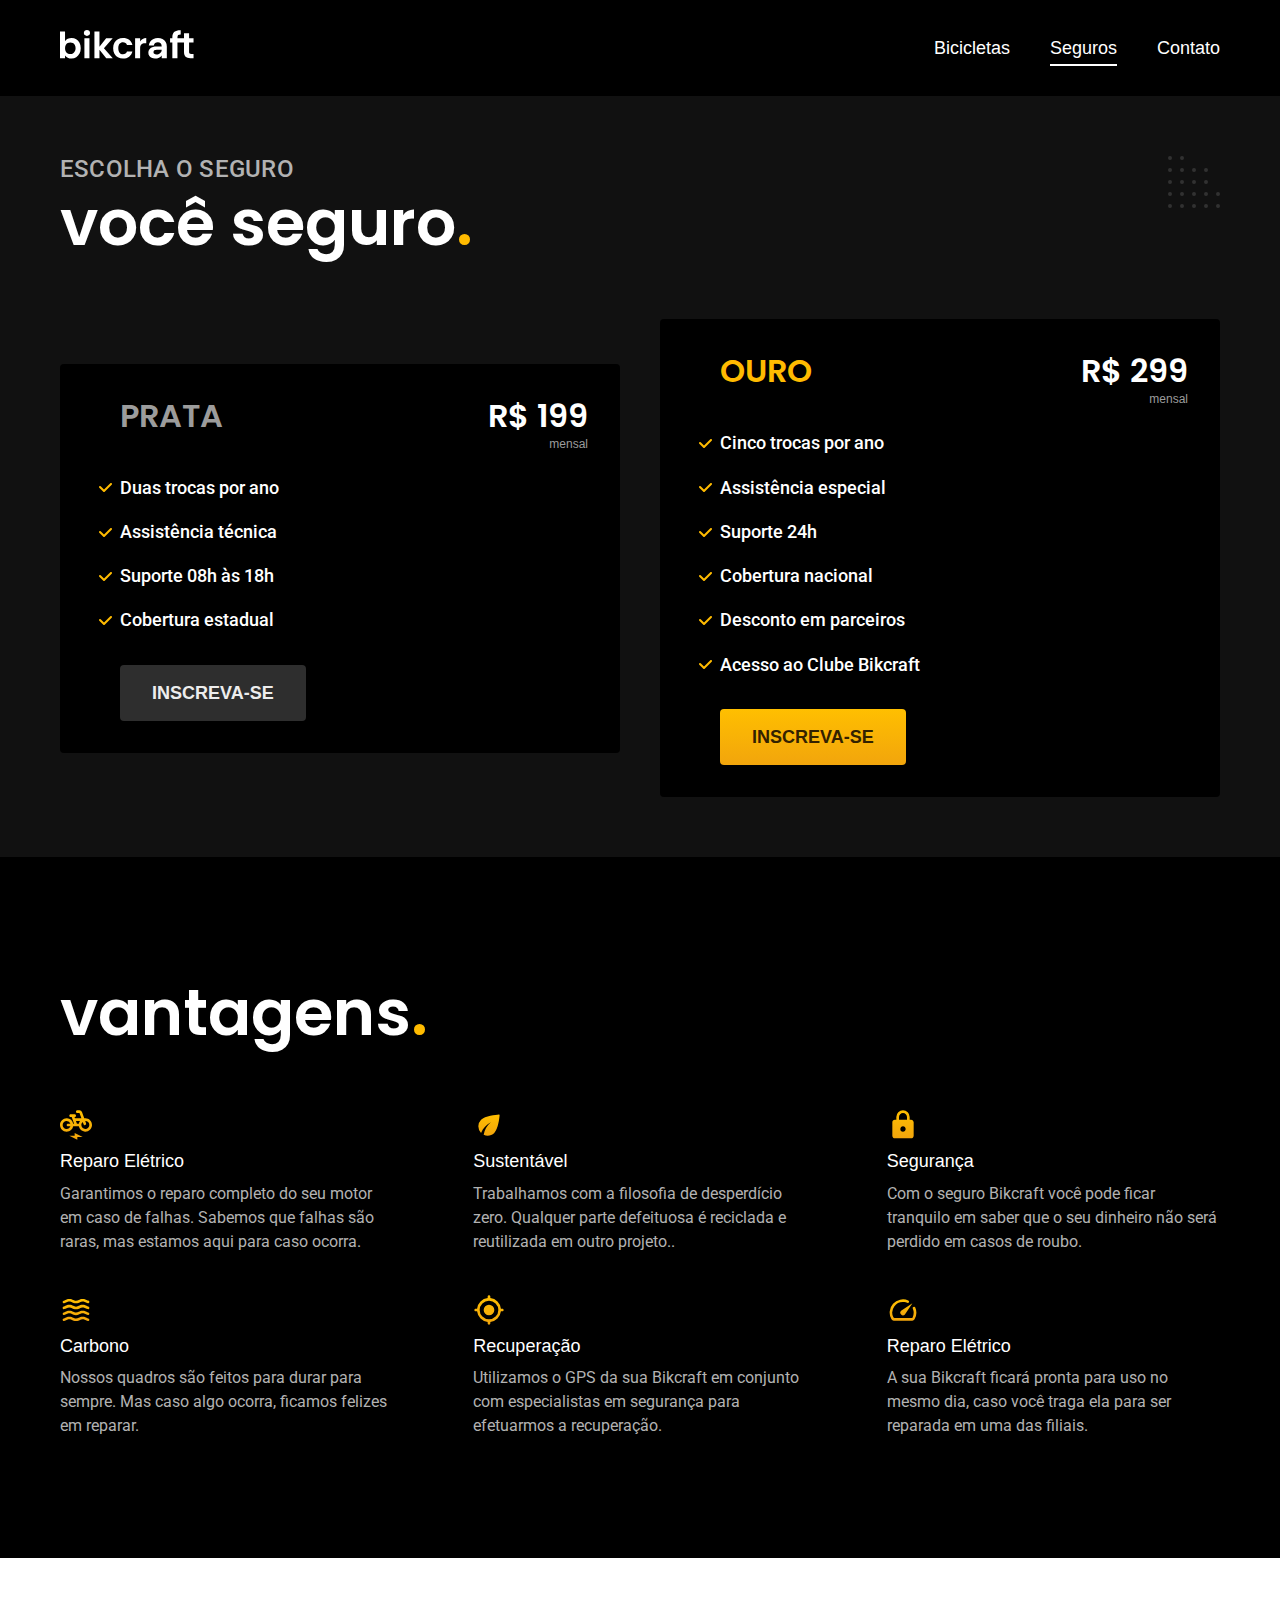
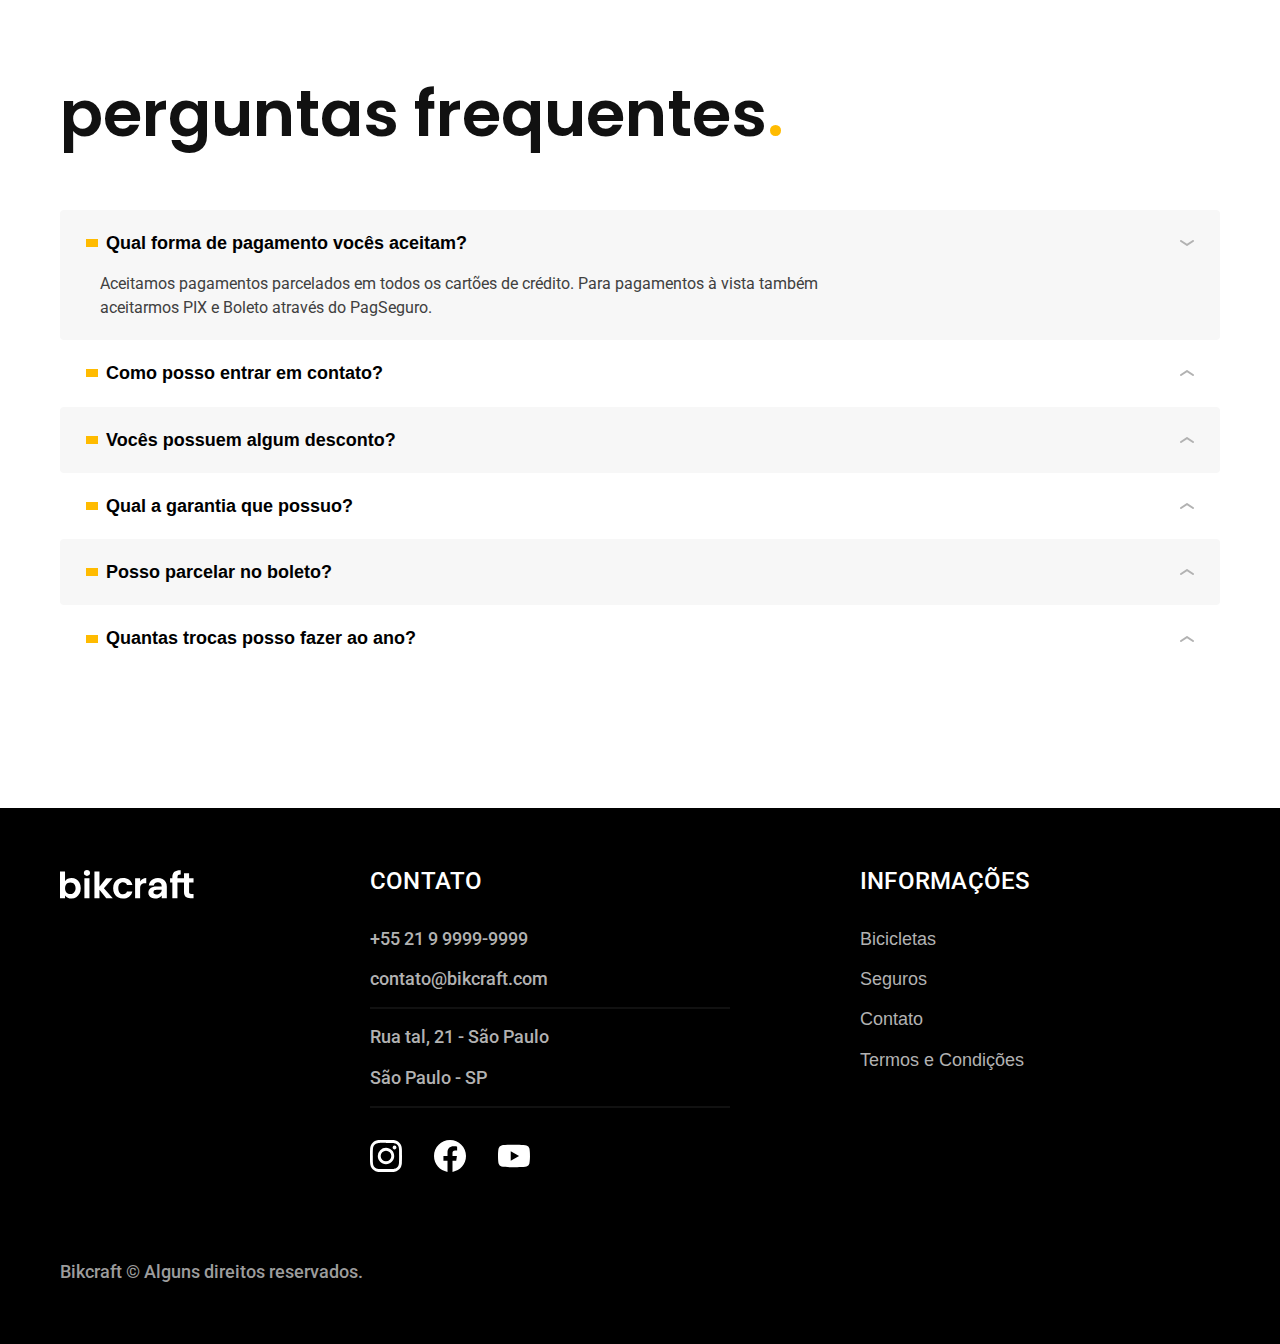
<file: seguros.html>
<!DOCTYPE html>
<html lang="pt-br">

<head>
    <meta charset="UTF-8">
    <meta http-equiv="X-UA-Compatible" content="IE=edge">
    <meta name="viewport" content="width=device-width, initial-scale=1.0">
    <title>Seguros | Bikcraft</title>
    <meta name="description" content="Termos e Condições.">
    <link rel="icon" href="./favicon.svg" type="image/svg+xml">
    <link rel="preload" href="./css/style.min.css" as="style">
    <link rel="stylesheet" href="./css/style.min.css">
    <script>document.documentElement.classList.add('js');</script>
    <link rel="preconnect" href="https://fonts.googleapis.com">
    <link rel="preconnect" href="https://fonts.gstatic.com" crossorigin>
    <link
        href="https://fonts.googleapis.com/css2?family=Poppins:wght@400;600&family=Roboto:wght@400;500&family=Merriweather:ital,wght@1,900&display=swap"
        rel="stylesheet">
</head>

<body id="seguros">
    <header class="header-bg">
        <div class="header container">
            <a href="./">
                <img src="./img/bikcraft.svg" alt="Bikcraft">
            </a>

            <nav aria-label="primaria">
                <ul class="header-menu font-1-m cor-0">
                    <li><a href="./bicicletas.html">Bicicletas</a></li>
                    <li><a href="./seguros.html">Seguros</a></li>
                    <li><a href="./contato.html">Contato</a></li>
                </ul>
            </nav>
        </div>
    </header>

    <main class="seguros-bg">
        <div class="titulo-bg">
            <div class="titulo container">
                <p class="font-2-l-b cor-5">Escolha o seguro</p>
                <h1 class="font-1-xxl cor-0">você seguro<span class="cor-p1">.</span></h1>
            </div>
        </div>

        <div class="seguros container">
            <div class="seguros-item fadeInLeft" data-anime="200">
                <h3 class="font-1-xl cor-6">PRATA</h3>
                <span class="font-1-xl cor-0">R$ 199 <span class="font-1-xs cor-6">mensal</span></span>
                <ul class="font-2-m cor-0">
                    <li>Duas trocas por ano</li>
                    <li>Assistência técnica</li>
                    <li>Suporte 08h às 18h</li>
                    <li>Cobertura estadual</li>
                </ul>
                <a class="botao secundario" href="./orcamento.html?tipo=seguro&produto=prata">Inscreva-se</a>
            </div>

            <div class="seguros-item fadeInRight" data-anime="400">
                <h3 class="font-1-xl cor-p1">OURO</h3>
                <span class="font-1-xl cor-0">R$ 299 <span class="font-1-xs cor-6">mensal</span></span>
                <ul class="font-2-m cor-0">
                    <li>Cinco trocas por ano</li>
                    <li>Assistência especial</li>
                    <li>Suporte 24h</li>
                    <li>Cobertura nacional</li>
                    <li>Desconto em parceiros</li>
                    <li>Acesso ao Clube Bikcraft</li>
                </ul>
                <a class="botao" href="./orcamento.html?tipo=seguro&produto=ouro">Inscreva-se</a>
            </div>
        </div>
    </main>

    <article class="vantagens-bg">
        <div class="vantagens container">
            <h2 class="font-1-xxl cor-0">vantagens<span class="cor-p1">.</span></h2>
            <ul>
                <li>
                    <img src="./img/icones/eletrica.svg" alt="">
                    <h3 class="font-1-l cor-0">Reparo Elétrico</h3>
                    <p class="font-2-s cor-5">Garantimos o reparo completo do seu motor em caso de falhas. Sabemos que
                        falhas são raras, mas
                        estamos aqui para caso ocorra.</p>
                </li>
                <li>
                    <img src="./img/icones/sustentavel.svg" alt="">
                    <h3 class="font-1-l cor-0">Sustentável</h3>
                    <p class="font-2-s cor-5">
                        Trabalhamos com a filosofia de desperdício zero. Qualquer parte defeituosa é reciclada e
                        reutilizada em outro projeto..</p>
                </li>
                <li>
                    <img src="./img/icones/seguro.svg" alt="">
                    <h3 class="font-1-l cor-0">Segurança</h3>
                    <p class="font-2-s cor-5">Com o seguro Bikcraft você pode ficar tranquilo em saber que o seu
                        dinheiro não será perdido em
                        casos de roubo.</p>
                </li>
                <li>
                    <img src="./img/icones/carbono.svg" alt="">
                    <h3 class="font-1-l cor-0">Carbono</h3>
                    <p class="font-2-s cor-5">Nossos quadros são feitos para durar para sempre. Mas caso algo ocorra,
                        ficamos felizes em
                        reparar.</p>
                </li>
                <li>
                    <img src="./img/icones/rastreador.svg" alt="">
                    <h3 class="font-1-l cor-0">Recuperação</h3>
                    <p class="font-2-s cor-5">Utilizamos o GPS da sua Bikcraft em conjunto com especialistas em
                        segurança para efetuarmos a
                        recuperação.</p>
                </li>
                <li>
                    <img src="./img/icones/velocidade.svg" alt="">
                    <h3 class="font-1-l cor-0">Reparo Elétrico</h3>
                    <p class="font-2-s cor-5">A sua Bikcraft ficará pronta para uso no mesmo dia, caso você traga ela
                        para ser reparada em uma
                        das filiais.</p>
                </li>
            </ul>
        </div>
    </article>

    <article class="perguntas container">
        <h2 class="font-1-xxl">perguntas frequentes<span class="cor-p1">.</span></h2>

        <!-- Lista de definições: dt (pergunta) - dd (resposta) -->
        <dl>
            <div>
                <dt>
                    <button class="font-1-m-b" aria-controls="pergunta1" aria-expanded="true">Qual forma de pagamento
                        vocês aceitam?</button>
                </dt>
                <dd id="pergunta1" class="font-2-s cor-9 ativa">Aceitamos pagamentos parcelados em todos os cartões de
                    crédito. Para
                    pagamentos à vista também
                    aceitarmos PIX e Boleto através do PagSeguro.</dd>
            </div>
            <div>
                <dt>
                    <button class="font-1-m-b" aria-controls="pergunta2" aria-expanded="false">Como posso entrar em
                        contato?</button>
                </dt>
                <dd id="pergunta2" class="font-2-s cor-9">Aceitamos pagamentos parcelados em todos os cartões de
                    crédito. Para
                    pagamentos à vista também aceitarmos PIX e Boleto através do PagSeguro.</dd>
            </div>
            <div>
                <dt>
                    <button class="font-1-m-b" aria-controls="pergunta3" aria-expanded="false">Vocês possuem algum
                        desconto?</button>
                </dt>
                <dd id="pergunta3" class="font-2-s cor-9">Aceitamos pagamentos parcelados em todos os cartões de
                    crédito. Para
                    pagamentos à vista também aceitarmos PIX e Boleto através do PagSeguro.</dd>
            </div>
            <div>
                <dt>
                    <button class="font-1-m-b" aria-controls="pergunta4" aria-expanded="false">Qual a garantia que
                        possuo?</button>
                </dt>
                <dd id="pergunta4" class="font-2-s cor-9">Aceitamos pagamentos parcelados em todos os cartões de
                    crédito. Para
                    pagamentos à vista também aceitarmos PIX e Boleto através do PagSeguro.</dd>
            </div>
            <div>
                <dt>
                    <button class="font-1-m-b" aria-controls="pergunta5" aria-expanded="false">Posso parcelar no
                        boleto?</button>
                </dt>
                <dd id="pergunta5" class="font-2-s cor-9">Aceitamos pagamentos parcelados em todos os cartões de
                    crédito. Para
                    pagamentos à vista também aceitarmos PIX e Boleto através do PagSeguro.</dd>
            </div>
            <div>
                <dt>
                    <button class="font-1-m-b" aria-controls="pergunta6" aria-expanded="false">Quantas trocas posso
                        fazer ao ano?</button>
                </dt>
                <dd id="pergunta6" class="font-2-s cor-9">Aceitamos pagamentos parcelados em todos os cartões de
                    crédito. Para
                    pagamentos à vista também aceitarmos PIX e Boleto através do PagSeguro.</dd>
            </div>
        </dl>
    </article>

    <footer class="footer-bg">
        <div class="footer container">
            <img src="./img/bikcraft.svg" alt="">
            <div class="div footer-contato">
                <h3 class="font-2-l-b cor-0">Contato</h3>
                <ul class="font-2-m cor-5">
                    <li><a href="tel:+5521999999999">+55 21 9 9999-9999</a></li>
                    <li><a href="mailto:contato@bikcraft.com">contato@bikcraft.com</a></li>
                    <li>Rua tal, 21 - São Paulo</li>
                    <li>São Paulo - SP</li>
                </ul>
                <div class="footer-redes">
                    <a href="./">
                        <img src="./img/redes/instagram.svg" alt="Instagram">
                    </a>
                    <a href="./">
                        <img src="./img/redes/facebook.svg" alt="Facebook">
                    </a>
                    <a href="./">
                        <img src="./img/redes/youtube.svg" alt="Youtubw">
                    </a>
                </div>
            </div>
            <div class="footer-informacoes">
                <h3 class="font-2-l-b cor-0">Informações</h3>
                <nav>
                    <ul class="font-1-m cor-5">
                        <li><a href="./bicicletas.html">Bicicletas</a></li>
                        <li><a href="./seguros.html">Seguros</a></li>
                        <li><a href="./contato.html">Contato</a></li>
                        <li><a href="./termos.html">Termos e Condições</a></li>
                    </ul>
                </nav>
            </div>
            <p class="footer-copy font-2-m cor-6">Bikcraft © Alguns direitos reservados.</p>
        </div>
    </footer>

    <script src="./js/plugins/simple-anime.js"></script>
    <script src="./js/script.js"></script>
</body>
</file>
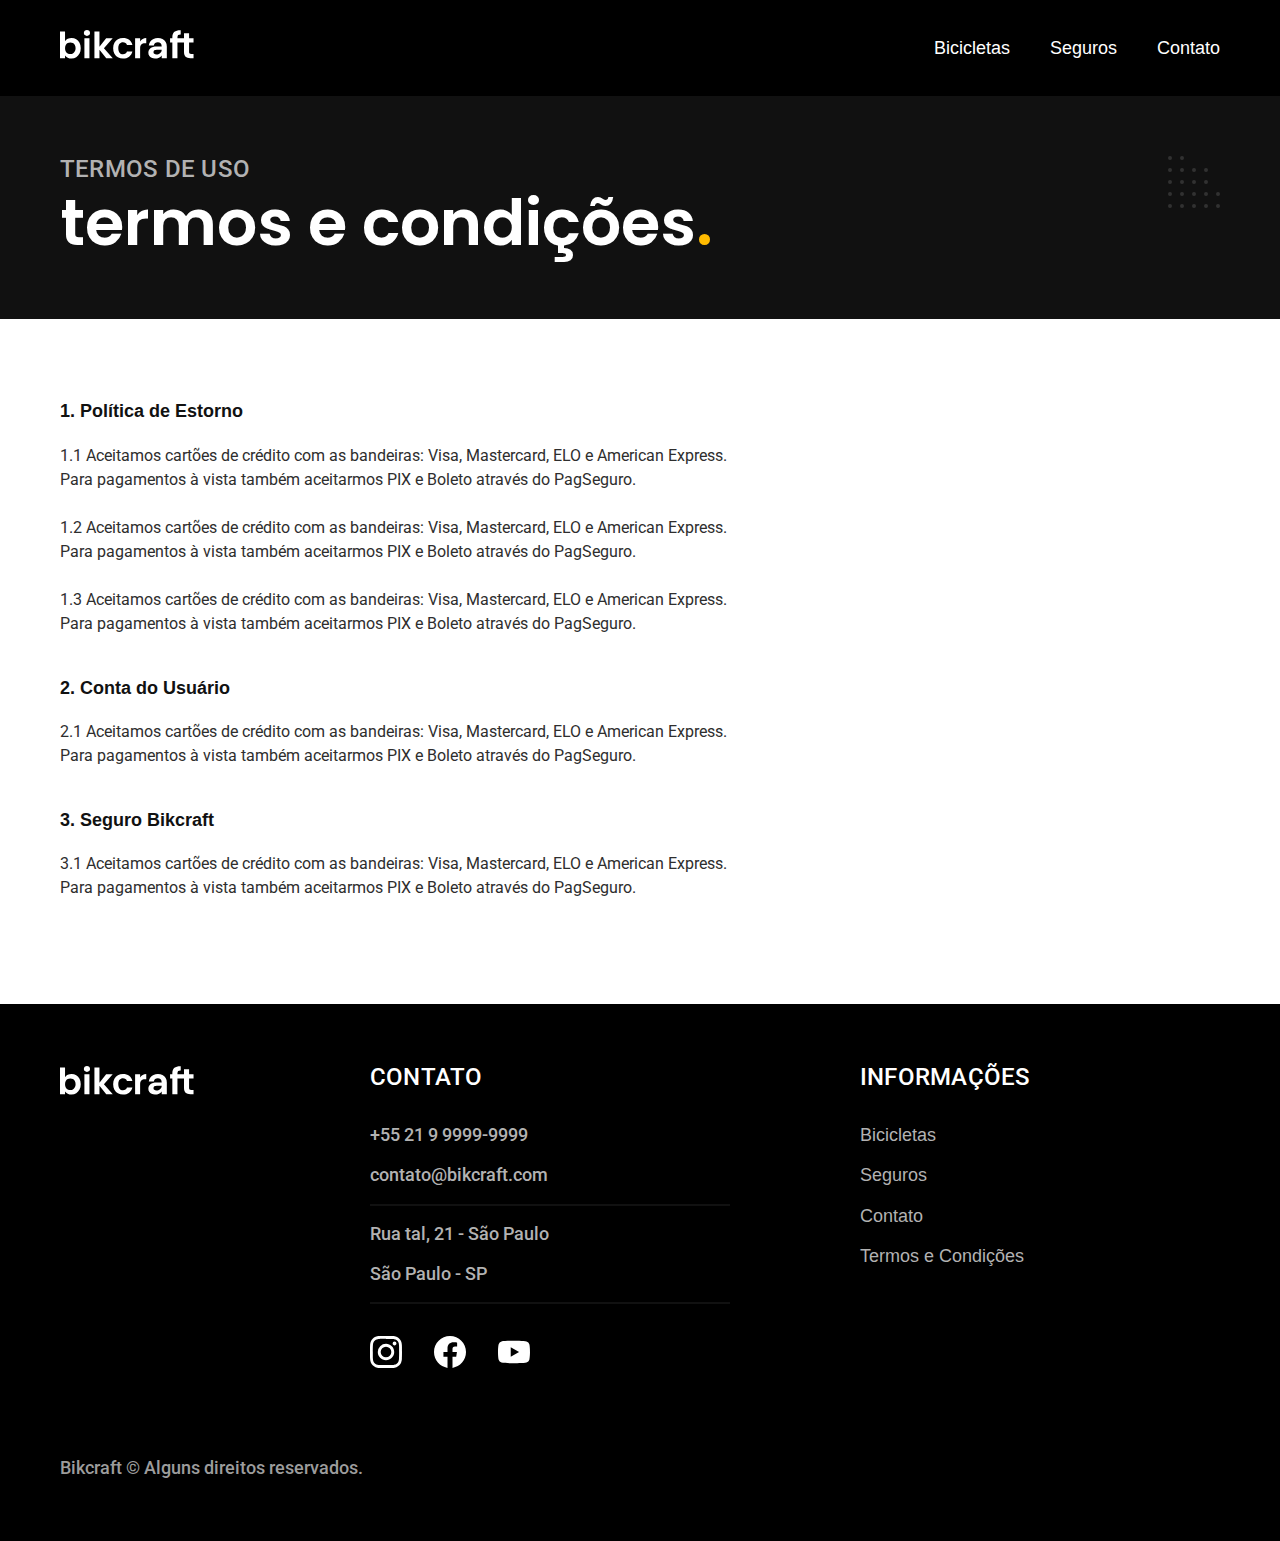
<file: termos.html>
<!DOCTYPE html>
<html lang="pt-br">

<head>
    <meta charset="UTF-8">
    <meta http-equiv="X-UA-Compatible" content="IE=edge">
    <meta name="viewport" content="width=device-width, initial-scale=1.0">
    <title>Termos e Condições | Bikcraft</title>
    <meta name="description" content="Termos e Condições.">
    <link rel="icon" href="./favicon.svg" type="image/svg+xml">
    <link rel="preload" href="./css/style.min.css" as="style">
    <link rel="stylesheet" href="./css/style.min.css">
    <script>document.documentElement.classList.add('js');</script>
    <link rel="preconnect" href="https://fonts.googleapis.com">
    <link rel="preconnect" href="https://fonts.gstatic.com" crossorigin>
    <link
        href="https://fonts.googleapis.com/css2?family=Poppins:wght@400;600&family=Roboto:wght@400;500&family=Merriweather:ital,wght@1,900&display=swap"
        rel="stylesheet">
</head>

<body id="termos">
    <header class="header-bg">
        <div class="header container">
            <a href="./">
                <img src="./img/bikcraft.svg" alt="Bikcraft">
            </a>

            <nav aria-label="primaria">
                <ul class="header-menu font-1-m cor-0">
                    <li><a href="./bicicletas.html">Bicicletas</a></li>
                    <li><a href="./seguros.html">Seguros</a></li>
                    <li><a href="./contato.html">Contato</a></li>
                </ul>
            </nav>
        </div>
    </header>

    <main>
        <div class="titulo-bg">
            <div class="titulo container">
                <p class="font-2-l-b cor-5">Termos de uso</p>
                <h1 class="font-1-xxl cor-0">termos e condições<span class="cor-p1">.</span></h1>
            </div>
        </div>

        <div class="termos font-2-s cor-10 container">
            <h2 class="font-1-l cor-11">1. Política de Estorno</h2>
            <p>1.1 Aceitamos cartões de crédito com as bandeiras: Visa, Mastercard, ELO e American Express. Para
                pagamentos à vista também aceitarmos PIX e Boleto através do PagSeguro.</p>
            <p>1.2 Aceitamos cartões de crédito com as bandeiras: Visa, Mastercard, ELO e American Express. Para
                pagamentos à vista também aceitarmos PIX e Boleto através do PagSeguro.</p>
            <p>1.3 Aceitamos cartões de crédito com as bandeiras: Visa, Mastercard, ELO e American Express. Para
                pagamentos à vista também aceitarmos PIX e Boleto através do PagSeguro.</p>

            <h2 class="font-1-l cor-11">2. Conta do Usuário</h2>
            <p>2.1 Aceitamos cartões de crédito com as bandeiras: Visa, Mastercard, ELO e American Express. Para
                pagamentos à vista também aceitarmos PIX e Boleto através do PagSeguro.</p>

            <h2 class="font-1-l cor-11">3. Seguro Bikcraft</h2>
            <p>3.1 Aceitamos cartões de crédito com as bandeiras: Visa, Mastercard, ELO e American Express. Para
                pagamentos à vista também aceitarmos PIX e Boleto através do PagSeguro.</p>
        </div>
    </main>

    <footer class="footer-bg">
        <div class="footer container">
            <img src="./img/bikcraft.svg" alt="">
            <div class="div footer-contato">
                <h3 class="font-2-l-b cor-0">Contato</h3>
                <ul class="font-2-m cor-5">
                    <li><a href="tel:+5521999999999">+55 21 9 9999-9999</a></li>
                    <li><a href="mailto:contato@bikcraft.com">contato@bikcraft.com</a></li>
                    <li>Rua tal, 21 - São Paulo</li>
                    <li>São Paulo - SP</li>
                </ul>
                <div class="footer-redes">
                    <a href="./">
                        <img src="./img/redes/instagram.svg" alt="Instagram">
                    </a>
                    <a href="./">
                        <img src="./img/redes/facebook.svg" alt="Facebook">
                    </a>
                    <a href="./">
                        <img src="./img/redes/youtube.svg" alt="Youtubw">
                    </a>
                </div>
            </div>
            <div class="footer-informacoes">
                <h3 class="font-2-l-b cor-0">Informações</h3>
                <nav>
                    <ul class="font-1-m cor-5">
                        <li><a href="./bicicletas.html">Bicicletas</a></li>
                        <li><a href="./seguros.html">Seguros</a></li>
                        <li><a href="./contato.html">Contato</a></li>
                        <li><a href="./termos.html">Termos e Condições</a></li>
                    </ul>
                </nav>
            </div>
            <p class="footer-copy font-2-m cor-6">Bikcraft © Alguns direitos reservados.</p>
        </div>
    </footer>
    <script src="./js/script.js"></script>
</body>
</file>
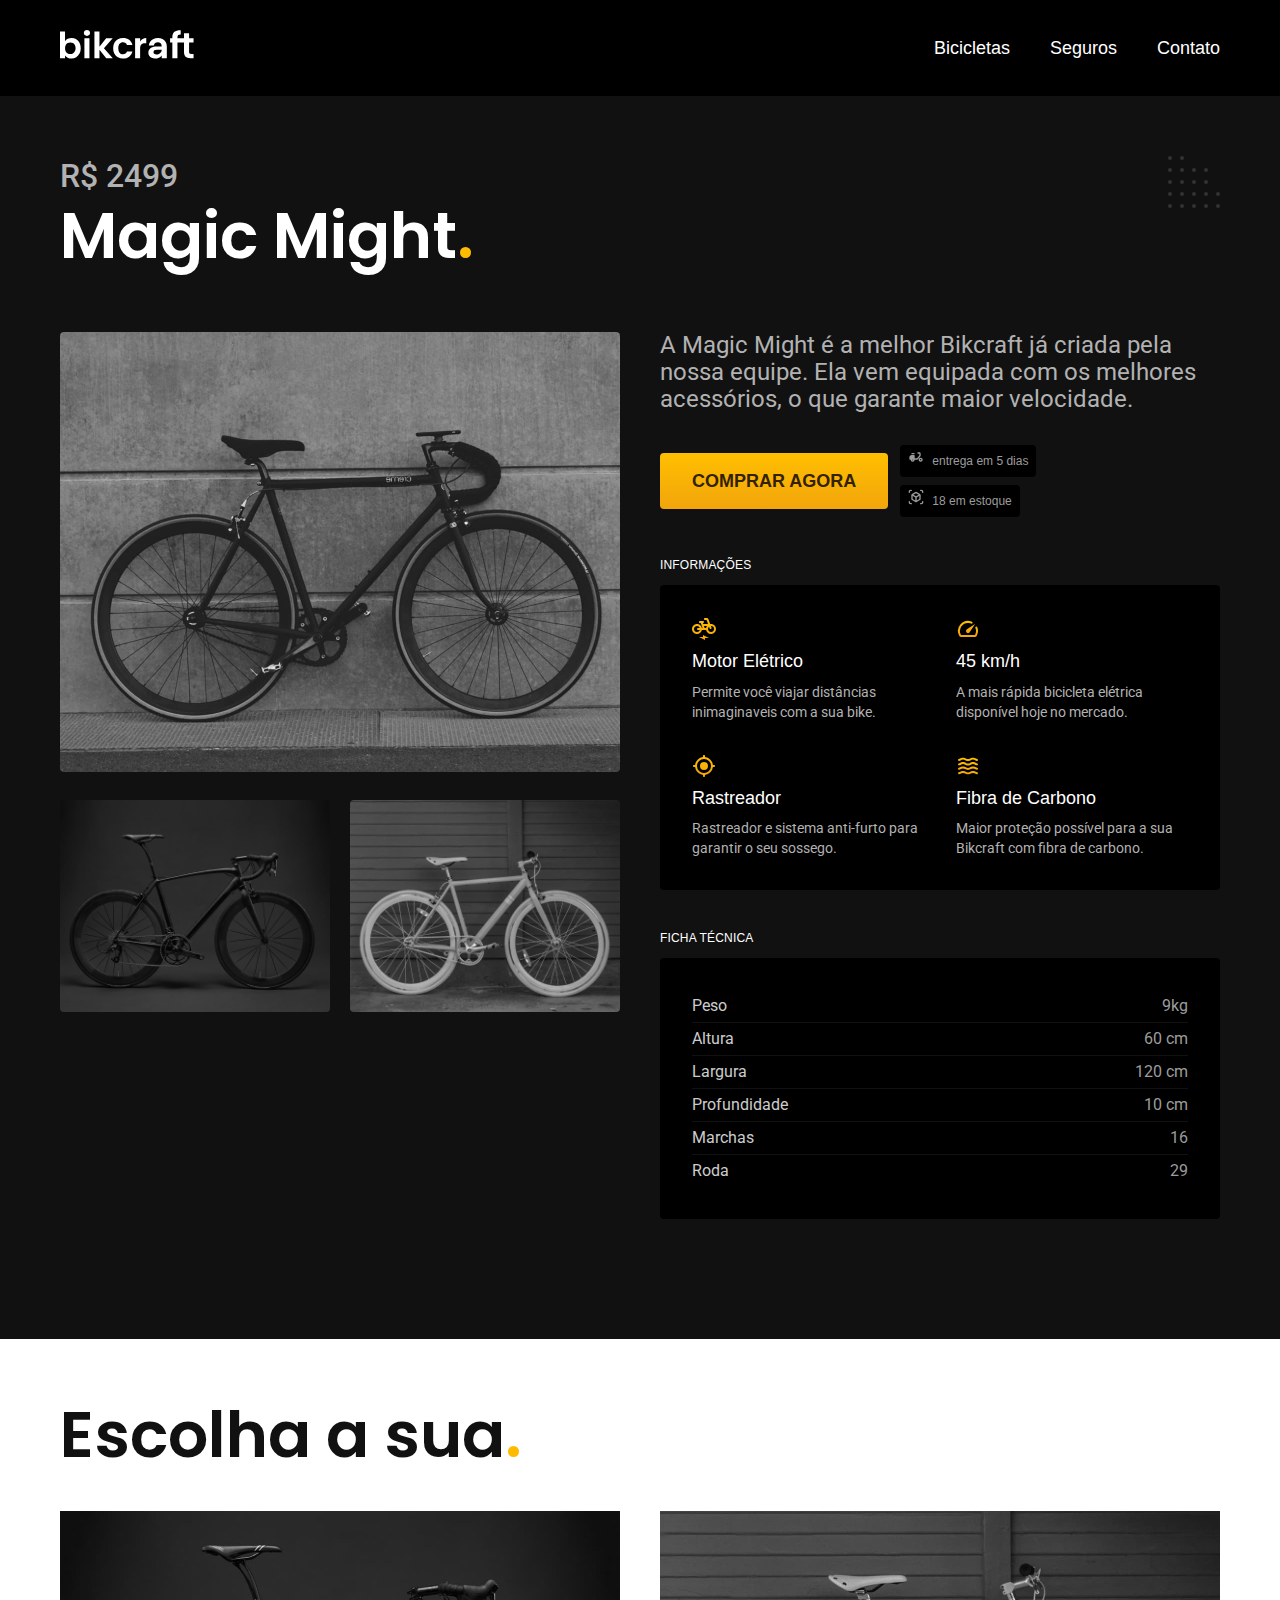
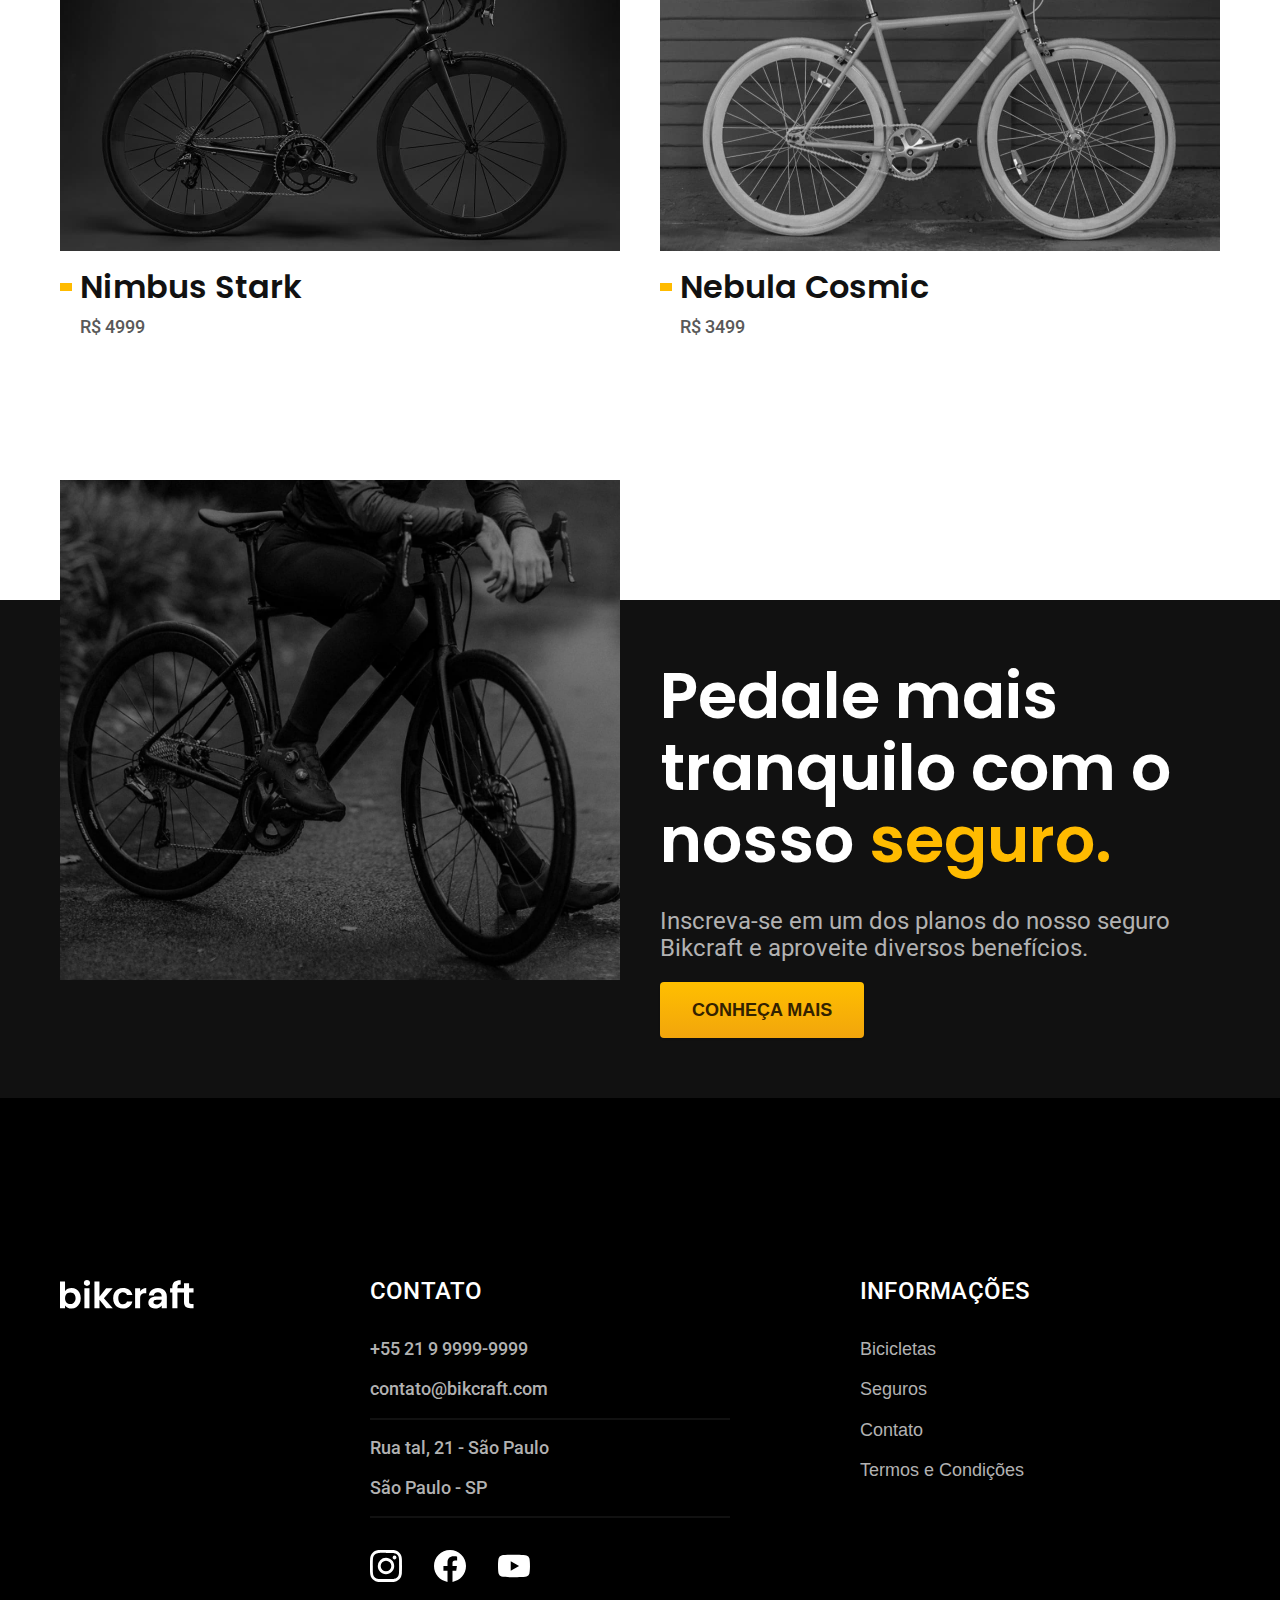
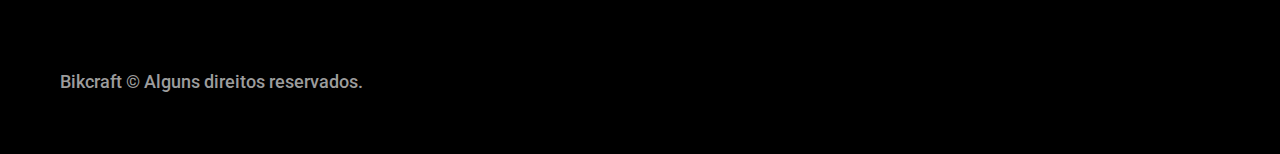
<file: bicicletas/magic.html>
<!DOCTYPE html>
<html lang="pt-br">

<head>
    <meta charset="UTF-8">
    <meta http-equiv="X-UA-Compatible" content="IE=edge">
    <meta name="viewport" content="width=device-width, initial-scale=1.0">
    <title>Magic
        | Bikcraft</title>
    <meta name="description" content="Termos e Condições.">
    <link rel="icon" href="../favicon.svg" type="image/svg+xml">
    <link rel="stylesheet" href="../css/style.min.css">
    <script>document.documentElement.classList.add('js');</script>
    <link rel="preconnect" href="https://fonts.googleapis.com">
    <link rel="preconnect" href="https://fonts.gstatic.com" crossorigin>
    <link
        href="https://fonts.googleapis.com/css2?family=Poppins:wght@400;600&family=Roboto:wght@400;500&family=Merriweather:ital,wght@1,900&display=swap"
        rel="stylesheet">
</head>

<body id="bicicleta">
    <header class="header-bg">
        <div class="header container">
            <a href="../">
                <img src="../img/bikcraft.svg" alt="Bikcraft">
            </a>

            <nav aria-label="primaria">
                <ul class="header-menu font-1-m cor-0">
                    <li><a href="../bicicletas.html">Bicicletas</a></li>
                    <li><a href="../seguros.html">Seguros</a></li>
                    <li><a href="../contato.html">Contato</a></li>
                </ul>
            </nav>
        </div>
    </header>

    <main class="titulo-bg">
        <div>
            <div class="titulo container">
                <p class="font-2-xl cor-5">R$ 2499</p>
                <h1 class="font-1-xxl cor-0">Magic Might<span class="cor-p1">.</span></h1>
            </div>
        </div>

        <div class="bicicleta container">
            <div class="bicicleta-imagens">
                <img src="../img/bicicleta/nimbus2.jpg" alt="Bicicleta 1">
                <img src="../img/bicicleta/nimbus1.jpg" alt="Bicicleta 2">
                <img src="../img/bicicleta/nimbus3.jpg" alt="Bicicleta 3">
            </div>
            <div class="bicicleta-conteudo">
                <p class="font-2-l cor-5">A Magic Might é a melhor Bikcraft já criada pela nossa equipe. Ela vem
                    equipada com os melhores acessórios, o que garante maior velocidade.</p>

                <div class="bicicleta-comprar">
                    <a class="botao" href="../orcamento.html?tipo=bikcraft&produto=magic">Comprar Agora</a>
                    <span class="font-1-xs cor-6"><img src="../img/icones/entrega.svg" alt=""> entrega em 5 dias</span>

                    <span class="font-1-xs cor-6"><img src="../img/icones/estoque.svg" alt=""> 18 em estoque</span>
                </div>


                <h2 class="font-1-xs cor-0">Informações</h2>
                <ul class="bicicleta-informacoes">
                    <li>
                        <img src="../img/icones/eletrica.svg" alt="">
                        <h3 class="font-1-m cor-0">Motor Elétrico</h3>
                        <p class="font-2-xs cor-5">Permite você viajar distâncias inimaginaveis com a sua bike.</p>
                    </li>
                    <li>
                        <img src="../img/icones/velocidade.svg" alt="">
                        <h3 class="font-1-m cor-0">45 km/h</h3>
                        <p class="font-2-xs cor-5">A mais rápida bicicleta elétrica disponível hoje no mercado.</p>
                    </li>
                    <li>
                        <img src="../img/icones/rastreador.svg" alt="">
                        <h3 class="font-1-m cor-0">Rastreador</h3>
                        <p class="font-2-xs cor-5">Rastreador e sistema anti-furto para garantir o seu sossego.</p>
                    </li>
                    <li>
                        <img src="../img/icones/carbono.svg" alt="">
                        <h3 class="font-1-m cor-0">Fibra de Carbono</h3>
                        <p class="font-2-xs cor-5">Maior proteção possível para a sua Bikcraft com fibra de carbono.</p>
                    </li>
                </ul>

                <h2 class="font-1-xs cor-0">Ficha técnica</h2>
                <ul class="bicicleta-ficha font-2-s cor-4">
                    <li>Peso <span>9kg</span></li>
                    <li>Altura <span>60 cm</span></li>
                    <li>Largura <span>120 cm</span></li>
                    <li>Profundidade <span>10 cm</span></li>
                    <li>Marchas <span>16</span></li>
                    <li>Roda <span>29</span></li>
                </ul>
            </div>
        </div>
    </main>

    <article class="bicicletas-lista container">
        <h2 class="font-1-xxl">Escolha a sua<span class="cor-p1">.</span></h2>

        <ul>
            <li>
                <a href="../bicicletas/nimbus.html">
                    <img src="../img/bicicletas/nimbus.jpg" alt="Bicicleta Preta">
                    <h3 class="font-1-xl">Nimbus Stark</h3>
                    <span class="font-2-m cor-8">R$ 4999</span>
                </a>
            </li>
            <li>
                <a href="../bicicletas/nebula.html">
                    <img src="../img/bicicletas/nebula.jpg" alt="Bicicleta Cinza">
                    <h3 class="font-1-xl">Nebula Cosmic</h3>
                    <span class="font-2-m cor-8">R$ 3499</span>
                </a>
            </li>
        </ul>
    </article>

    <article class="seguro-bg">
        <div class="seguro container">
            <div class="seguro-imagem">
                <img src="../img/fotos/seguros.jpg" alt="Pessoa parada em cima de uma bicicleta">
            </div>
            <div class="seguro-conteudo">
                <h2 class="font-1-xxl cor-0">Pedale mais tranquilo com o nosso <span class="cor-p1">seguro.</span></h2>
                <p class="font-2-l cor-5">Inscreva-se em um dos planos do nosso seguro Bikcraft e aproveite diversos
                    benefícios.</p>
                <a class="botao" href="../seguros.html">conheça mais</a>
            </div>
        </div>
    </article>

    <footer class="footer-bg">
        <div class="footer container">
            <img src="../img/bikcraft.svg" alt="">
            <div class="div footer-contato">
                <h3 class="font-2-l-b cor-0">Contato</h3>
                <ul class="font-2-m cor-5">
                    <li><a href="tel:+5521999999999">+55 21 9 9999-9999</a></li>
                    <li><a href="mailto:contato@bikcraft.com">contato@bikcraft.com</a></li>
                    <li>Rua tal, 21 - São Paulo</li>
                    <li>São Paulo - SP</li>
                </ul>
                <div class="footer-redes">
                    <a href="../">
                        <img src="../img/redes/instagram.svg" alt="Instagram">
                    </a>
                    <a href="../">
                        <img src="../img/redes/facebook.svg" alt="Facebook">
                    </a>
                    <a href="../">
                        <img src="../img/redes/youtube.svg" alt="Youtubw">
                    </a>
                </div>
            </div>
            <div class="footer-informacoes">
                <h3 class="font-2-l-b cor-0">Informações</h3>
                <nav>
                    <ul class="font-1-m cor-5">
                        <li><a href="../bicicletas.html">Bicicletas</a></li>
                        <li><a href="../seguros.html">Seguros</a></li>
                        <li><a href="../contato.html">Contato</a></li>
                        <li><a href="../termos.html">Termos e Condições</a></li>
                    </ul>
                </nav>
            </div>
            <p class="footer-copy font-2-m cor-6">Bikcraft © Alguns direitos reservados.</p>
        </div>
    </footer>
    <script src="../js/script.js"></script>
</body>
</file>
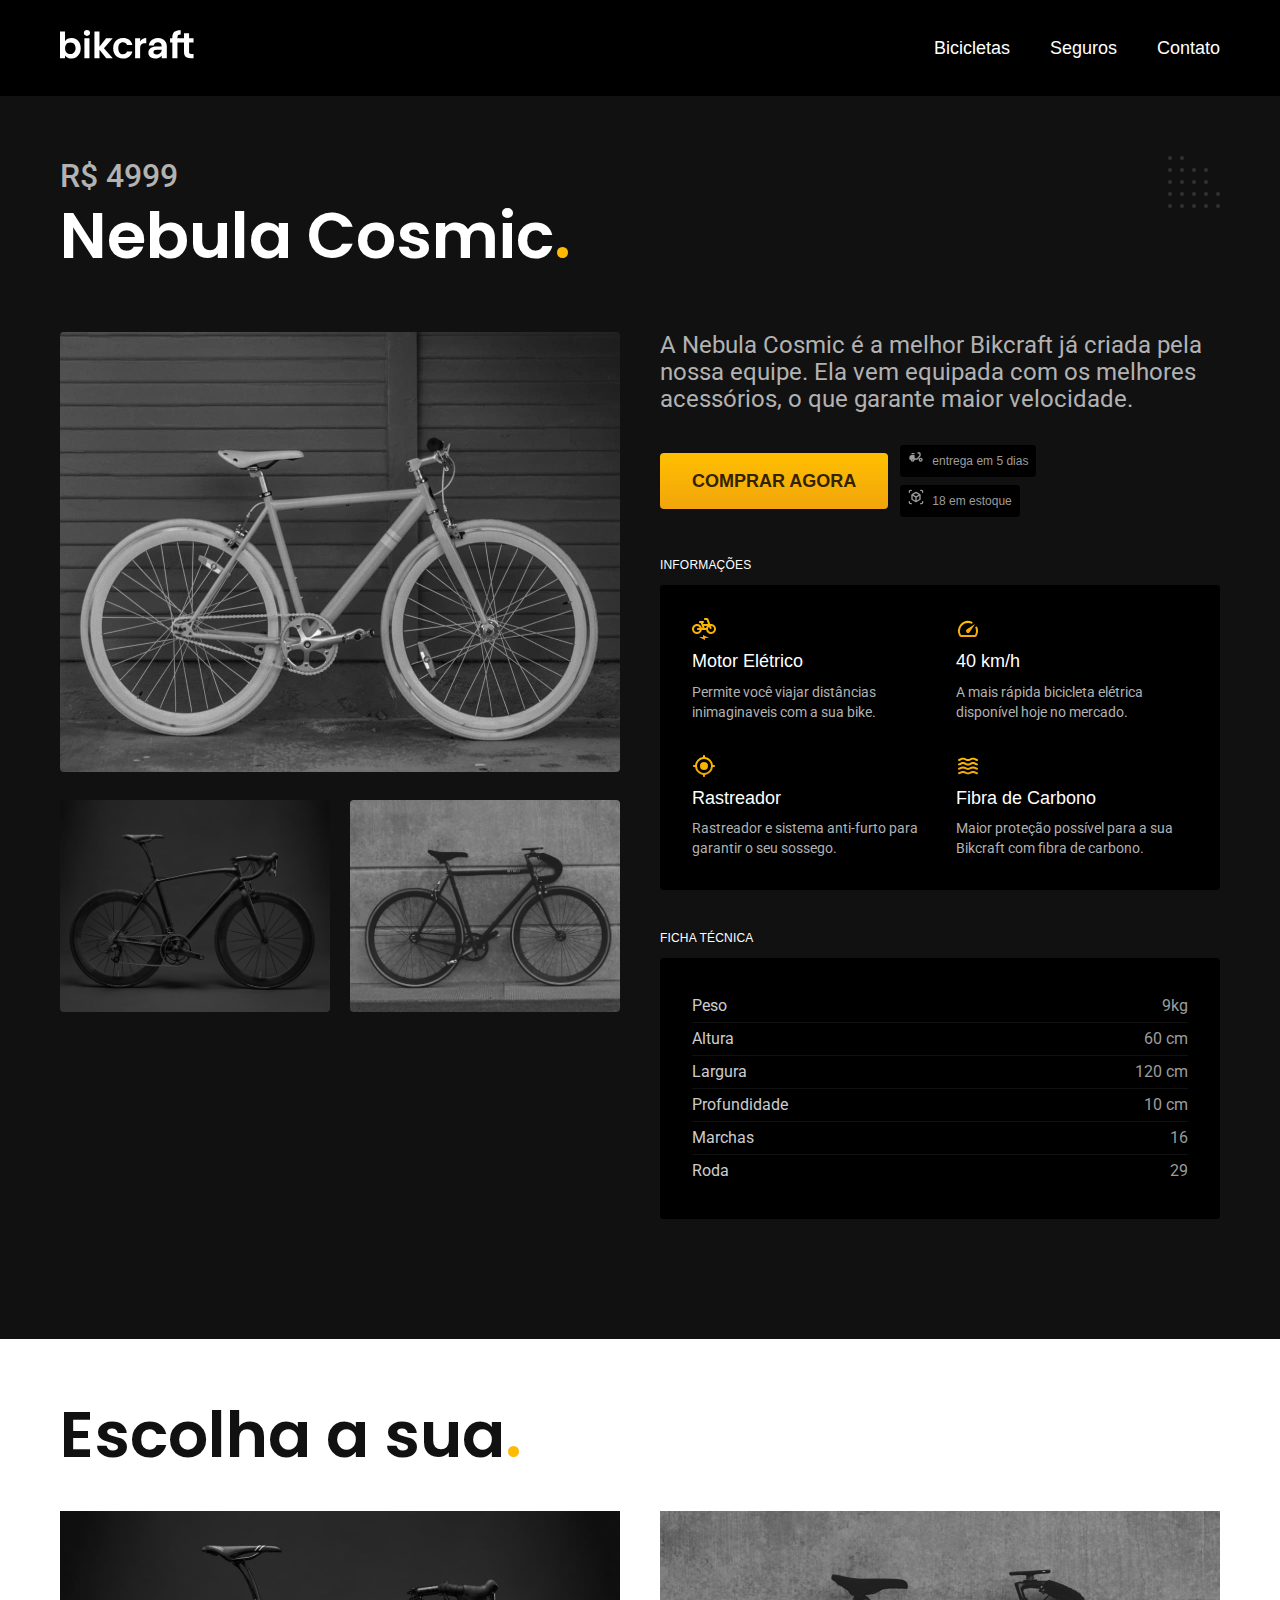
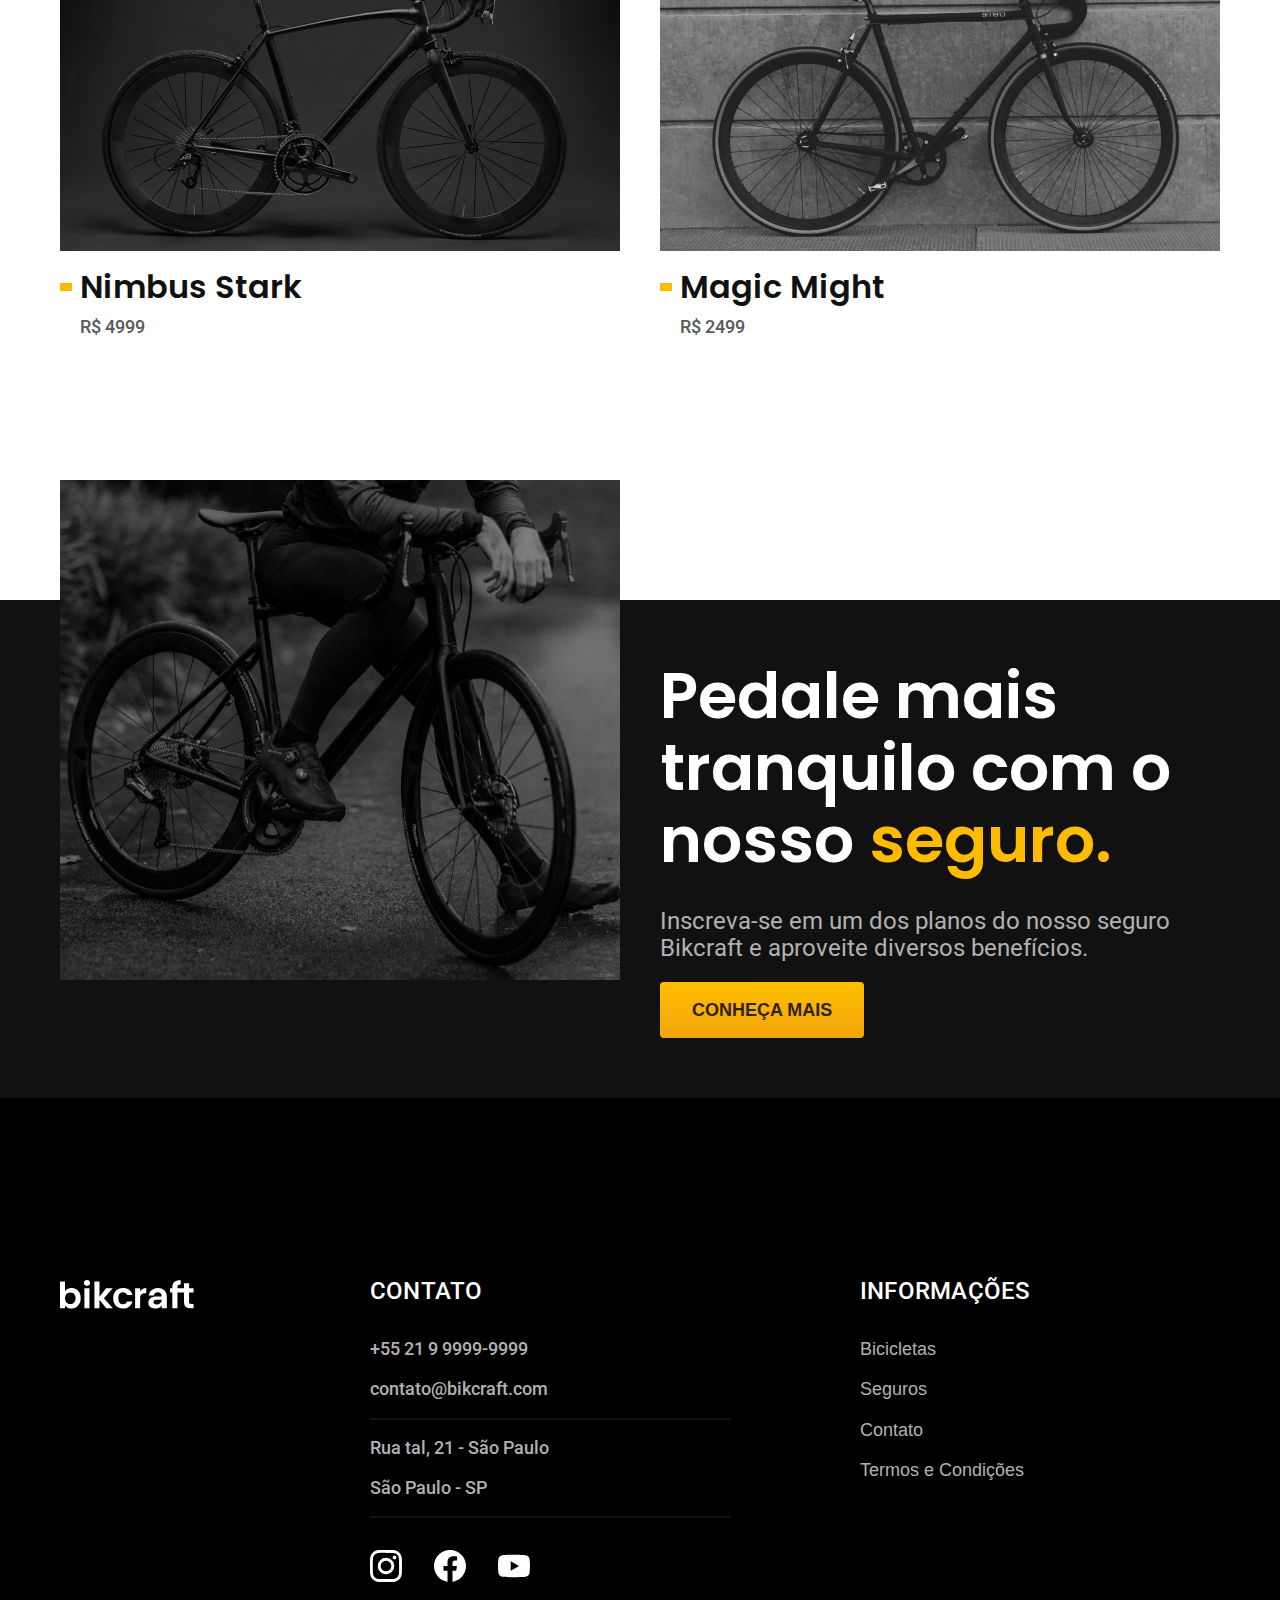
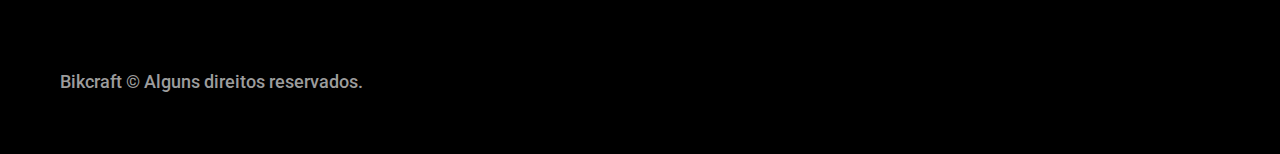
<file: bicicletas/nebula.html>
<!DOCTYPE html>
<html lang="pt-br">

<head>
    <meta charset="UTF-8">
    <meta http-equiv="X-UA-Compatible" content="IE=edge">
    <meta name="viewport" content="width=device-width, initial-scale=1.0">
    <title>Nebula
        | Bikcraft</title>
    <meta name="description" content="Termos e Condições.">
    <link rel="icon" href="../favicon.svg" type="image/svg+xml">
    <link rel="stylesheet" href="../css/style.min.css">
    <script>document.documentElement.classList.add('js');</script>
    <link rel="preconnect" href="https://fonts.googleapis.com">
    <link rel="preconnect" href="https://fonts.gstatic.com" crossorigin>
    <link
        href="https://fonts.googleapis.com/css2?family=Poppins:wght@400;600&family=Roboto:wght@400;500&family=Merriweather:ital,wght@1,900&display=swap"
        rel="stylesheet">
</head>

<body id="bicicleta">
    <header class="header-bg">
        <div class="header container">
            <a href="../">
                <img src="../img/bikcraft.svg" alt="Bikcraft">
            </a>

            <nav aria-label="primaria">
                <ul class="header-menu font-1-m cor-0">
                    <li><a href="../bicicletas.html">Bicicletas</a></li>
                    <li><a href="../seguros.html">Seguros</a></li>
                    <li><a href="../contato.html">Contato</a></li>
                </ul>
            </nav>
        </div>
    </header>

    <main class="titulo-bg">
        <div>
            <div class="titulo container">
                <p class="font-2-xl cor-5">R$ 4999</p>
                <h1 class="font-1-xxl cor-0">Nebula Cosmic<span class="cor-p1">.</span></h1>
            </div>
        </div>

        <div class="bicicleta container">
            <div class="bicicleta-imagens">
                <img src="../img/bicicleta/nimbus3.jpg" alt="Bicicleta 1">
                <img src="../img/bicicleta/nimbus1.jpg" alt="Bicicleta 2">
                <img src="../img/bicicleta/nimbus2.jpg" alt="Bicicleta 3">
            </div>
            <div class="bicicleta-conteudo">
                <p class="font-2-l cor-5">A Nebula Cosmic é a melhor Bikcraft já criada pela nossa equipe. Ela vem
                    equipada com os melhores acessórios, o que garante maior velocidade.</p>

                <div class="bicicleta-comprar">
                    <a class="botao" href="../orcamento.html?tipo=bikcraft&produto=nebula">Comprar Agora</a>
                    <span class="font-1-xs cor-6"><img src="../img/icones/entrega.svg" alt=""> entrega em 5 dias</span>

                    <span class="font-1-xs cor-6"><img src="../img/icones/estoque.svg" alt=""> 18 em estoque</span>
                </div>


                <h2 class="font-1-xs cor-0">Informações</h2>
                <ul class="bicicleta-informacoes">
                    <li>
                        <img src="../img/icones/eletrica.svg" alt="">
                        <h3 class="font-1-m cor-0">Motor Elétrico</h3>
                        <p class="font-2-xs cor-5">Permite você viajar distâncias inimaginaveis com a sua bike.</p>
                    </li>
                    <li>
                        <img src="../img/icones/velocidade.svg" alt="">
                        <h3 class="font-1-m cor-0">40 km/h</h3>
                        <p class="font-2-xs cor-5">A mais rápida bicicleta elétrica disponível hoje no mercado.</p>
                    </li>
                    <li>
                        <img src="../img/icones/rastreador.svg" alt="">
                        <h3 class="font-1-m cor-0">Rastreador</h3>
                        <p class="font-2-xs cor-5">Rastreador e sistema anti-furto para garantir o seu sossego.</p>
                    </li>
                    <li>
                        <img src="../img/icones/carbono.svg" alt="">
                        <h3 class="font-1-m cor-0">Fibra de Carbono</h3>
                        <p class="font-2-xs cor-5">Maior proteção possível para a sua Bikcraft com fibra de carbono.</p>
                    </li>
                </ul>

                <h2 class="font-1-xs cor-0">Ficha técnica</h2>
                <ul class="bicicleta-ficha font-2-s cor-4">
                    <li>Peso <span>9kg</span></li>
                    <li>Altura <span>60 cm</span></li>
                    <li>Largura <span>120 cm</span></li>
                    <li>Profundidade <span>10 cm</span></li>
                    <li>Marchas <span>16</span></li>
                    <li>Roda <span>29</span></li>
                </ul>
            </div>
        </div>
    </main>

    <article class="bicicletas-lista container">
        <h2 class="font-1-xxl">Escolha a sua<span class="cor-p1">.</span></h2>

        <ul>
            <li>
                <a href="../bicicletas/nimbus.html">
                    <img src="../img/bicicletas/nimbus.jpg" alt="Bicicleta Preta">
                    <h3 class="font-1-xl">Nimbus Stark</h3>
                    <span class="font-2-m cor-8">R$ 4999</span>
                </a>
            </li>
            <li>
                <a href="../bicicletas/magic.html">
                    <img src="../img/bicicletas/magic.jpg" alt="Bicicleta Preta">
                    <h3 class="font-1-xl">Magic Might</h3>
                    <span class="font-2-m cor-8">R$ 2499</span>
                </a>
            </li>
        </ul>
    </article>

    <article class="seguro-bg">
        <div class="seguro container">
            <div class="seguro-imagem">
                <img src="../img/fotos/seguros.jpg" alt="Pessoa parada em cima de uma bicicleta">
            </div>
            <div class="seguro-conteudo">
                <h2 class="font-1-xxl cor-0">Pedale mais tranquilo com o nosso <span class="cor-p1">seguro.</span></h2>
                <p class="font-2-l cor-5">Inscreva-se em um dos planos do nosso seguro Bikcraft e aproveite diversos
                    benefícios.</p>
                <a class="botao" href="../seguros.html">conheça mais</a>
            </div>
        </div>
    </article>

    <footer class="footer-bg">
        <div class="footer container">
            <img src="../img/bikcraft.svg" alt="">
            <div class="div footer-contato">
                <h3 class="font-2-l-b cor-0">Contato</h3>
                <ul class="font-2-m cor-5">
                    <li><a href="tel:+5521999999999">+55 21 9 9999-9999</a></li>
                    <li><a href="mailto:contato@bikcraft.com">contato@bikcraft.com</a></li>
                    <li>Rua tal, 21 - São Paulo</li>
                    <li>São Paulo - SP</li>
                </ul>
                <div class="footer-redes">
                    <a href="../">
                        <img src="../img/redes/instagram.svg" alt="Instagram">
                    </a>
                    <a href="../">
                        <img src="../img/redes/facebook.svg" alt="Facebook">
                    </a>
                    <a href="../">
                        <img src="../img/redes/youtube.svg" alt="Youtubw">
                    </a>
                </div>
            </div>
            <div class="footer-informacoes">
                <h3 class="font-2-l-b cor-0">Informações</h3>
                <nav>
                    <ul class="font-1-m cor-5">
                        <li><a href="../bicicletas.html">Bicicletas</a></li>
                        <li><a href="../seguros.html">Seguros</a></li>
                        <li><a href="../contato.html">Contato</a></li>
                        <li><a href="../termos.html">Termos e Condições</a></li>
                    </ul>
                </nav>
            </div>
            <p class="footer-copy font-2-m cor-6">Bikcraft © Alguns direitos reservados.</p>
        </div>
    </footer>
    <script src="../js/script.js"></script>
</body>
</file>
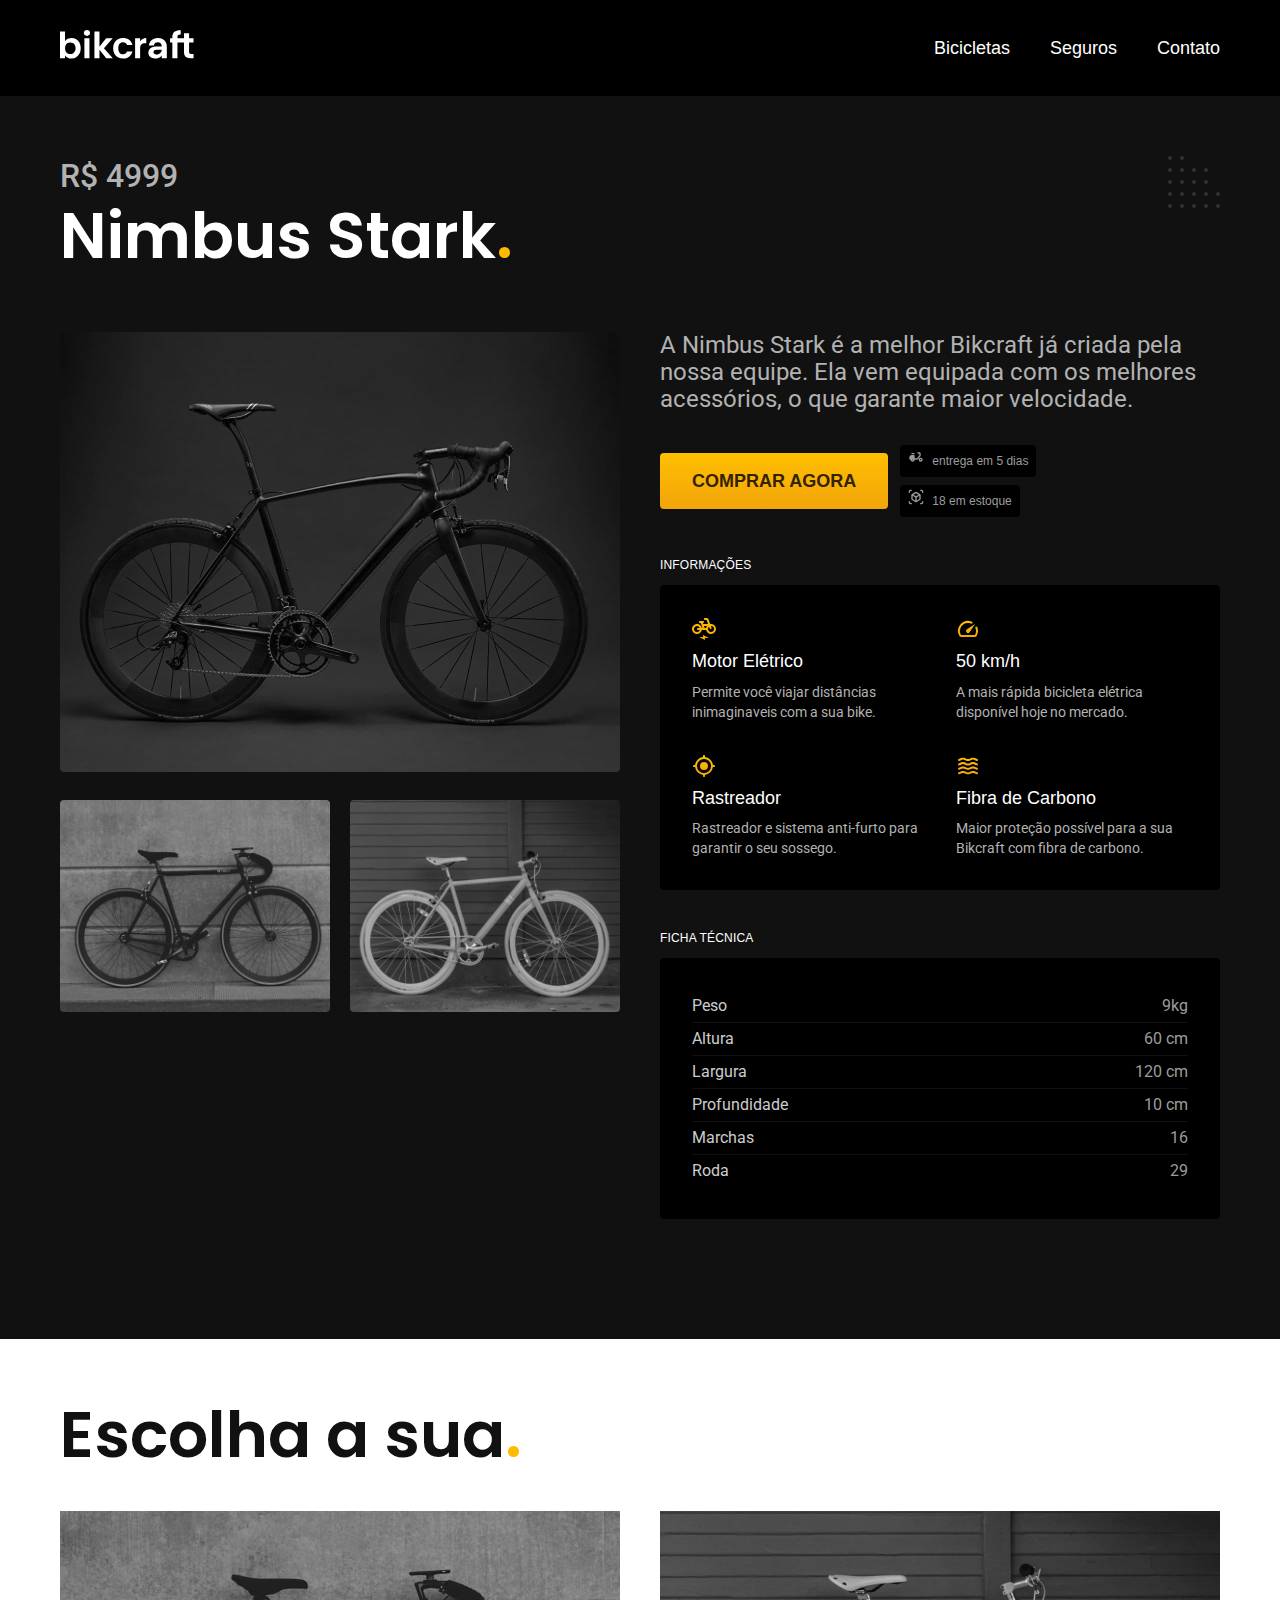
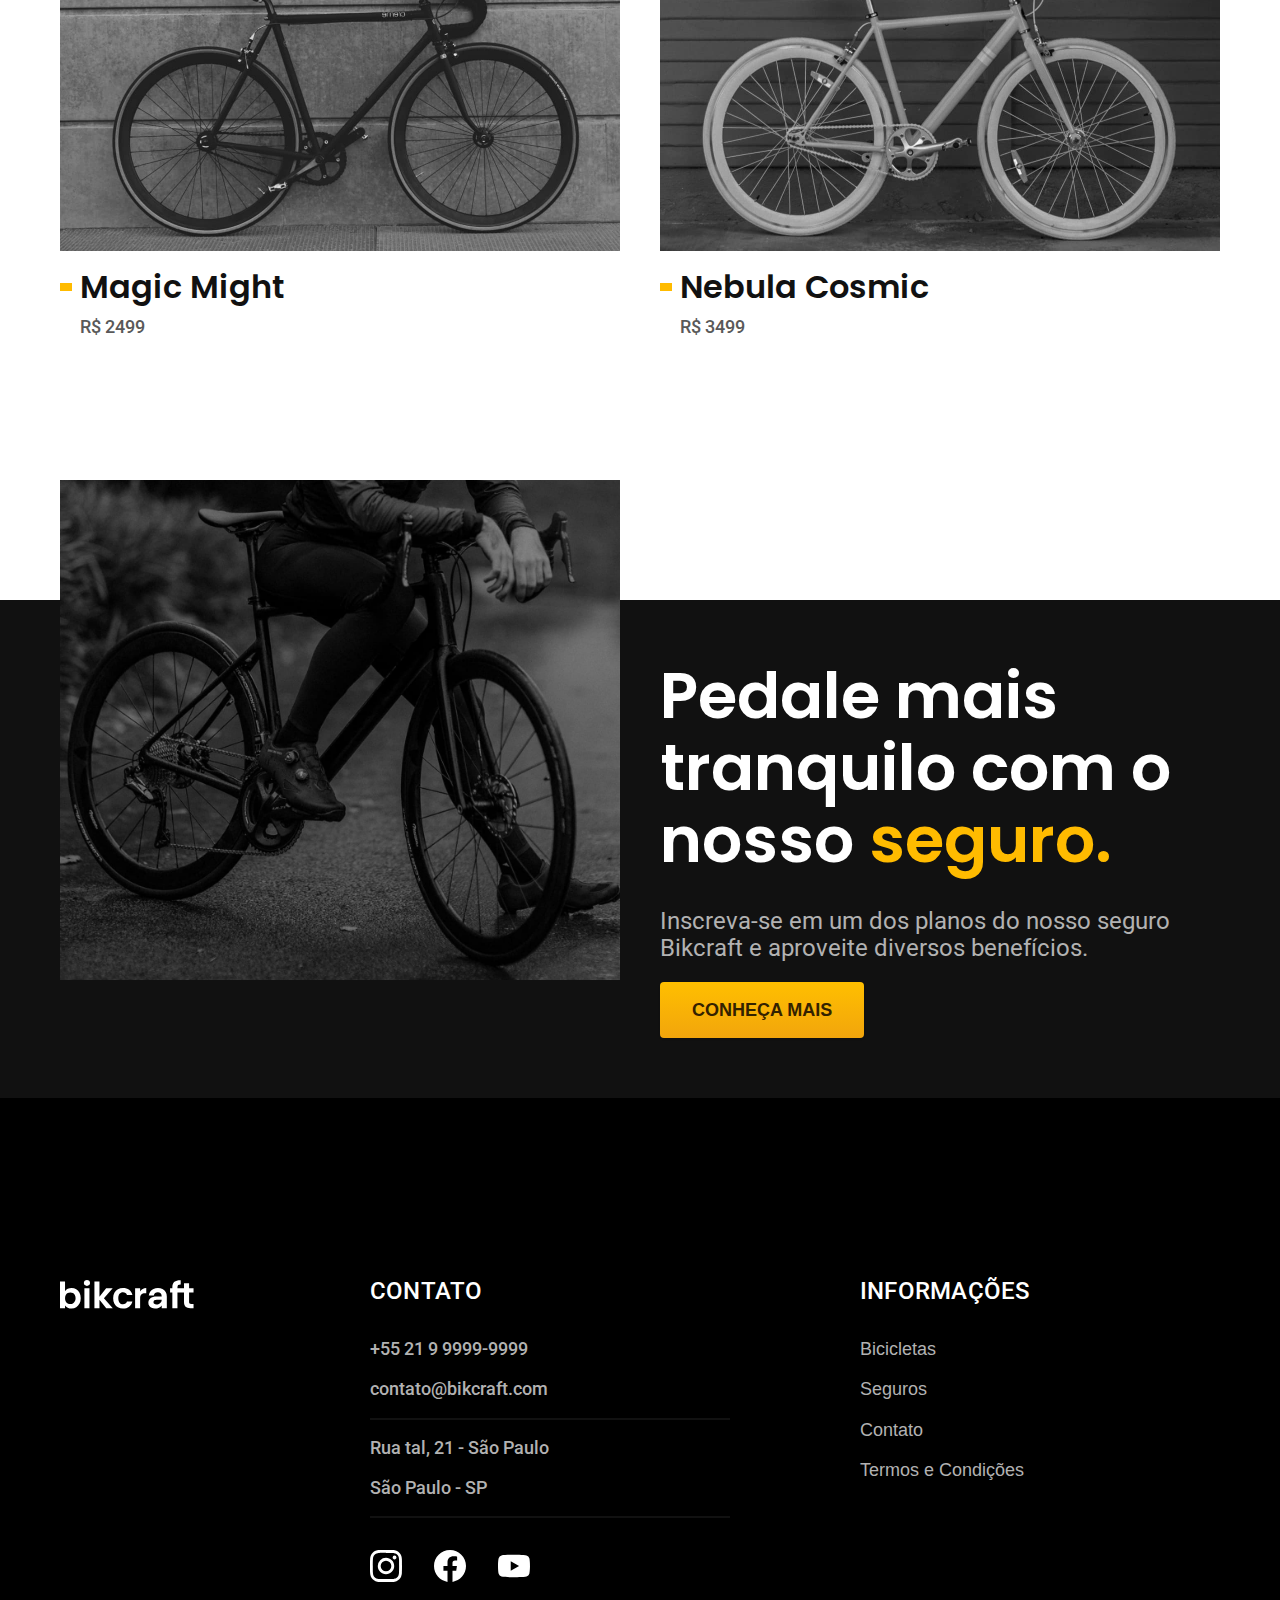
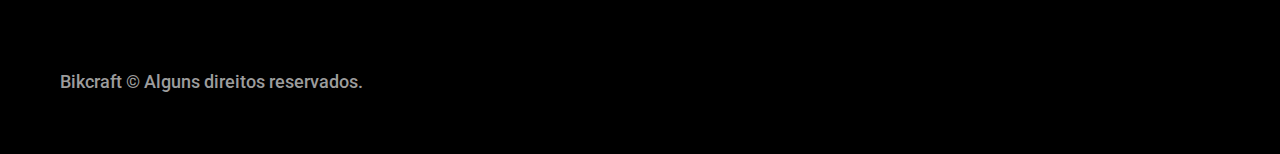
<file: bicicletas/nimbus.html>
<!DOCTYPE html>
<html lang="pt-br">

<head>
    <meta charset="UTF-8">
    <meta http-equiv="X-UA-Compatible" content="IE=edge">
    <meta name="viewport" content="width=device-width, initial-scale=1.0">
    <title>Nimbus
        | Bikcraft</title>
    <meta name="description" content="Termos e Condições.">
    <link rel="icon" href="../favicon.svg" type="image/svg+xml">
    <link rel="stylesheet" href="../css/style.min.css">
    <script>document.documentElement.classList.add('js');</script>
    <link rel="preconnect" href="https://fonts.googleapis.com">
    <link rel="preconnect" href="https://fonts.gstatic.com" crossorigin>
    <link
        href="https://fonts.googleapis.com/css2?family=Poppins:wght@400;600&family=Roboto:wght@400;500&family=Merriweather:ital,wght@1,900&display=swap"
        rel="stylesheet">
</head>

<body id="bicicleta">
    <header class="header-bg">
        <div class="header container">
            <a href="../">
                <img src="../img/bikcraft.svg" alt="Bikcraft">
            </a>

            <nav aria-label="primaria">
                <ul class="header-menu font-1-m cor-0">
                    <li><a href="../bicicletas.html">Bicicletas</a></li>
                    <li><a href="../seguros.html">Seguros</a></li>
                    <li><a href="../contato.html">Contato</a></li>
                </ul>
            </nav>
        </div>
    </header>

    <main class="titulo-bg">
        <div>
            <div class="titulo container">
                <p class="font-2-xl cor-5">R$ 4999</p>
                <h1 class="font-1-xxl cor-0">Nimbus Stark<span class="cor-p1">.</span></h1>
            </div>
        </div>

        <div class="bicicleta container">
            <div class="bicicleta-imagens">
                <img src="../img/bicicleta/nimbus1.jpg" alt="Bicicleta 1">
                <img src="../img/bicicleta/nimbus2.jpg" alt="Bicicleta 2">
                <img src="../img/bicicleta/nimbus3.jpg" alt="Bicicleta 3">
            </div>
            <div class="bicicleta-conteudo">
                <p class="font-2-l cor-5">A Nimbus Stark é a melhor Bikcraft já criada pela nossa equipe. Ela vem
                    equipada com os melhores
                    acessórios, o que garante maior velocidade.</p>

                <div class="bicicleta-comprar">
                    <a class="botao" href="../orcamento.html?tipo=bikcraft&produto=nimbus">Comprar Agora</a>
                    <span class="font-1-xs cor-6"><img src="../img/icones/entrega.svg" alt=""> entrega em 5 dias</span>

                    <span class="font-1-xs cor-6"><img src="../img/icones/estoque.svg" alt=""> 18 em estoque</span>
                </div>


                <h2 class="font-1-xs cor-0">Informações</h2>
                <ul class="bicicleta-informacoes">
                    <li>
                        <img src="../img/icones/eletrica.svg" alt="">
                        <h3 class="font-1-m cor-0">Motor Elétrico</h3>
                        <p class="font-2-xs cor-5">Permite você viajar distâncias inimaginaveis com a sua bike.</p>
                    </li>
                    <li>
                        <img src="../img/icones/velocidade.svg" alt="">
                        <h3 class="font-1-m cor-0">50 km/h</h3>
                        <p class="font-2-xs cor-5">A mais rápida bicicleta elétrica disponível hoje no mercado.</p>
                    </li>
                    <li>
                        <img src="../img/icones/rastreador.svg" alt="">
                        <h3 class="font-1-m cor-0">Rastreador</h3>
                        <p class="font-2-xs cor-5">Rastreador e sistema anti-furto para garantir o seu sossego.</p>
                    </li>
                    <li>
                        <img src="../img/icones/carbono.svg" alt="">
                        <h3 class="font-1-m cor-0">Fibra de Carbono</h3>
                        <p class="font-2-xs cor-5">Maior proteção possível para a sua Bikcraft com fibra de carbono.</p>
                    </li>
                </ul>

                <h2 class="font-1-xs cor-0">Ficha técnica</h2>
                <ul class="bicicleta-ficha font-2-s cor-4">
                    <li>Peso <span>9kg</span></li>
                    <li>Altura <span>60 cm</span></li>
                    <li>Largura <span>120 cm</span></li>
                    <li>Profundidade <span>10 cm</span></li>
                    <li>Marchas <span>16</span></li>
                    <li>Roda <span>29</span></li>
                </ul>
            </div>
        </div>
    </main>

    <article class="bicicletas-lista container">
        <h2 class="font-1-xxl">Escolha a sua<span class="cor-p1">.</span></h2>

        <ul>
            <li>
                <a href="../bicicletas/magic.html">
                    <img src="../img/bicicletas/magic.jpg" alt="Bicicleta Preta">
                    <h3 class="font-1-xl">Magic Might</h3>
                    <span class="font-2-m cor-8">R$ 2499</span>
                </a>
            </li>
            <li>
                <a href="../bicicletas/nebula.html">
                    <img src="../img/bicicletas/nebula.jpg" alt="Bicicleta Cinza">
                    <h3 class="font-1-xl">Nebula Cosmic</h3>
                    <span class="font-2-m cor-8">R$ 3499</span>
                </a>
            </li>
        </ul>
    </article>

    <article class="seguro-bg">
        <div class="seguro container">
            <div class="seguro-imagem">
                <img src="../img/fotos/seguros.jpg" alt="Pessoa parada em cima de uma bicicleta">
            </div>
            <div class="seguro-conteudo">
                <h2 class="font-1-xxl cor-0">Pedale mais tranquilo com o nosso <span class="cor-p1">seguro.</span></h2>
                <p class="font-2-l cor-5">Inscreva-se em um dos planos do nosso seguro Bikcraft e aproveite diversos
                    benefícios.</p>
                <a class="botao" href="../seguros.html">conheça mais</a>
            </div>
        </div>
    </article>

    <footer class="footer-bg">
        <div class="footer container">
            <img src="../img/bikcraft.svg" alt="">
            <div class="div footer-contato">
                <h3 class="font-2-l-b cor-0">Contato</h3>
                <ul class="font-2-m cor-5">
                    <li><a href="tel:+5521999999999">+55 21 9 9999-9999</a></li>
                    <li><a href="mailto:contato@bikcraft.com">contato@bikcraft.com</a></li>
                    <li>Rua tal, 21 - São Paulo</li>
                    <li>São Paulo - SP</li>
                </ul>
                <div class="footer-redes">
                    <a href="../">
                        <img src="../img/redes/instagram.svg" alt="Instagram">
                    </a>
                    <a href="../">
                        <img src="../img/redes/facebook.svg" alt="Facebook">
                    </a>
                    <a href="../">
                        <img src="../img/redes/youtube.svg" alt="Youtubw">
                    </a>
                </div>
            </div>
            <div class="footer-informacoes">
                <h3 class="font-2-l-b cor-0">Informações</h3>
                <nav>
                    <ul class="font-1-m cor-5">
                        <li><a href="../bicicletas.html">Bicicletas</a></li>
                        <li><a href="../seguros.html">Seguros</a></li>
                        <li><a href="../contato.html">Contato</a></li>
                        <li><a href="../termos.html">Termos e Condições</a></li>
                    </ul>
                </nav>
            </div>
            <p class="footer-copy font-2-m cor-6">Bikcraft © Alguns direitos reservados.</p>
        </div>
    </footer>
    <script src="../js/script.js"></script>
</body>
</file>
<file: css/style.min.css>
body{margin:0;font-family:Arial,Helvetica,sans-serif;color:#111}blockquote,dd,h1,h2,h3,h4,p,ul{margin:0}ul{padding:0;list-style:none}a{text-decoration:none;color:inherit}img{max-width:100%;display:block}img [src$=".jpg"]{border-radius:4px}.font-1-xs{font:400 0.75rem/1.35 Popins,sans-serif}.font-2-xs{font:400 0.875rem/1.43 Roboto,sans-serif}.font-1-s{font:400 1rem/1.5 Poppins,sans-serif}.font-2-s{font:400 1rem/1.5 Roboto,sans-serif}.font-1-m,.font-1-m-b{font:400 1.125rem/1.35 Popins,sans-serif}.font-1-m-b{font-weight:600}.font-2-m{font:500 1.125rem/1.35 Roboto,sans-serif}.font-1-l{font:400 1.125rem/1.35 Popins,sans-serif}.font-2-l,.font-2-l-b{font:400 1.5rem/1.125 Roboto,sans-serif}.font-2-l-b{font-weight:500;letter-spacing:.015rem;text-transform:uppercase}.font-1-xl{font:600 2rem/1.25 Poppins,sans-serif}.font-2-xl{font:500 2rem/1.25 Roboto,sans-serif}.font-1-xxl{font:600 4rem/1.125 Poppins,sans-serif}@media(max-width:1200px){.font-1-xxl{font-size:3rem}.font-2-l,.font-2-l-b{font-size:1,125rem}}@media (max-width:800px){.font-1-xxl{font-size:2rem}.font-1-xl,.font-2-xl{font-size:1.5rem}}:root{--cor-0:#fff;--cor-1:#f7f7f7;--cor-2:#ededed;--cor-3:#dedede;--cor-4:#ccc;--cor-5:#b2b2b2;--cor-6:#9c9c9c;--cor-7:#717171;--cor-8:#595959;--cor-9:#404040;--cor-10:#2e2e2e;--cor-11:#111;--cor-12:#000;--cor-p1:#ffbb00;--cor-p2:#e4a30b;--cor-p3:#a66f00;--cor-p4:#664400;--cor-p5:#332200}.cor-0{color:var(--cor-0)}.cor-1{color:var(--cor-1)}.cor-2{color:var(--cor-2)}.cor-3{color:var(--cor-3)}.cor-4{color:var(--cor-4)}.cor-5{color:var(--cor-5)}.cor-6{color:var(--cor-6)}.cor-7{color:var(--cor-7)}.cor-8{color:var(--cor-8)}.cor-9{color:var(--cor-9)}.cor-10{color:var(--cor-10)}.cor-11{color:var(--cor-11)}.cor-12{color:var(--cor-12)}.cor-p1{color:var(--cor-p1)}.cor-p2{color:var(--cor-p2)}.cor-p3{color:var(--cor-p3)}.cor-p4{color:var(--cor-p4)}.cor-p5{color:var(--cor-p5)}.js .fadeInDown{transform:translate3d(0,-20px,0)}.js .fadeInUp{transform:translate3d(0,20px,0)}.js .fadeInRight{transform:translate3d(20px,0,0)}.js .fadeInLeft{transform:translate3d(-20px,0,0)}.js [data-anime]{opacity:0}.js .anime{opacity:1;transform:none;transition:transform .8s,opacity .8s}.header-bg{background-color:var(--cor-12)}.header{display:flex;flex-wrap:wrap;gap:20px;justify-content:space-between;align-items:center;padding-top:20px;padding-bottom:20px}.header-menu{display:flex;flex-wrap:wrap;gap:40px}.header-menu a{display:inline-block;padding:16px 0;position:relative}.header-menu a:after{content:"";display:block;height:2px;width:0;background-color:var(--cor-0);margin-top:4px;transition:.3s;position:absolute}.header-menu a.ativo::after,.header-menu a:hover::after{width:100%}@media(max-width:800px){.header-menu{gap:20px}.header-menu a{background:var(--cor-11);padding:12px 16px;border-radius:4px}.header-menu a:hover{background-color:var(--cor-10)}.header a:after{display:none}}@media (max-width:600px){.header-menu{gap:12px}.header-menu a{padding:8px 12px;font-size:14px}}.footer-bg{background-color:var(--cor-12)}.footer{display:grid;grid-template-columns:3fr 5fr 4fr;gap:40px;padding-top:60px;padding-bottom:60px}.footer h3{margin-bottom:32px}.footer-contato ul{margin-bottom:32px}.footer-contato li:nth-child(even):after{content:"";display:block;max-width:360px;height:2px;background:var(--cor-11);margin-top:16px}.footer li{margin-bottom:16px}.footer-redes{display:flex;gap:32px}.footer a:hover{color:var(--cor-0)}.footer-copy{grid-column:1/-1;margin-top:40px}@media(max-width:800px){.footer>img{display:none}.footer{grid-template-columns:1fr 1fr}}@media(max-width:600px){.footer{grid-template-columns:1fr;gap:60px}.footer-copy{margin-top:0}}.container{max-width:1200px;padding-left:20px;padding-right:20px;box-sizing:border-box;margin-left:auto;margin-right:auto}.botao{display:inline-block;padding:16px 32px;background:linear-gradient(#ffbf00,#f2a50c);border-radius:4px;box-shadow:0 1px 2px rgba(0,0,0,.1);text-transform:uppercase;color:var(--cor-p5);font:600 1.125rem/1.35 Popins,sans-serif;max-width:max-content;border:none;cursor:pointer}.botao:hover{background:linear-gradient(#ffb60d,#e59317)}.botao.secundario{background:var(--cor-10);color:var(--cor-2)}.botao.secundario:hover{background:var(--cor-9)}.botao.seta{display:flex;align-items:center}.botao.seta::after{content:"";display:inline-block;width:18px;height:10px;margin-left:12px;background:url("../img/icones/seta.svg");transition:transform .2s}.botao.seta:hover:after{transform:translateX(4px)}@media(max-width:600px){.botao{padding:12px 16px;font-size:1rem}}.link{display:inline-block;color:var(--cor-p1);font:500 1.5rem/1.5 Poppins,sans-serif;text-transform:uppercase}.link::after{content:"";display:block;width:100%;height:4px;background-color:currentColor}.link:hover{color:var(--cor-0)}.titulo-bg{padding-top:60px;padding-bottom:60px;background-color:var(--cor-11)}.titulo{background:url("../img/dec/top-right.svg") no-repeat right 20px top}.titulo p{margin-bottom:4px}@media(max-width:800px){.titulo-bg{padding-top:40px;padding-bottom:40px}.titulo p{font-size:1rem;text-transform:lowercase;font-weight:400}}.form{display:grid;grid-template-columns:1fr 1fr;gap:20px}.form label{display:block;font:400 1rem/1.5 Poppins,sans-serif;margin-bottom:4px}.form .col-2{grid-column:span 2}.form input[type=email],.form input[type=text],.form textarea{font:400 1rem/1.5 Roboto,sans-serif;background:var(--cor-1);border:1px solid var(--cor-2);padding:12px;border-radius:4px;width:100%;box-sizing:border-box}.form input[type=email]:focus,.form input[type=text]:focus,.form textarea:focus{outline:0;border-color:var(--cor-p1);background:var(--cor-0);box-shadow:0 0 0 2px #fea}@media(max-width:600px){.form{grid-template-columns:1fr}.form .col-2{grid-column:1}}.introducao-bg{background:var(--cor-12) url("../img/dec/bottom-left.svg") no-repeat bottom 160px left 20px;box-shadow:inset 0 -120px #fff}.introducao{display:grid;grid-template-columns:1fr 1fr;gap:0 40px}.introducao-conteudo{align-self:end;padding-bottom:200px}.introducao img{width:100%;height:100%;object-fit:cover;margin-bottom:-120px;border-radius:4px}.introducao h1{margin-bottom:32px}.introducao p{margin-bottom:20px}@media(max-width:800px){.introducao-bg{background:var(--cor-11);padding-top:40px;box-shadow:inset 0 -60px var(--cor-0)}.introducao{grid-template-columns:1fr;gap:32px}.introducao-conteudo{padding-bottom:0}.introducao h1{margin-bottom:16px}.introducao img{height:300px;width:100%}}.tecnologia-bg{background-color:var(--cor-11);box-shadow:inset 0 80px var(--cor-0),inset 0 -80px var(--cor-0)}.tecnologia{display:grid;grid-template-columns:1fr 1fr;gap:40px}.tecnologia-imagem img{width:100%;height:100%;object-fit:cover;object-position:left}.tecnologia-conteudo{padding-top:160px;padding-bottom:160px}.tecnologia-conteudo>span{display:block;margin-bottom:20px}.tecnologia-conteudo h2{margin-bottom:32px}.tecnologia-conteudo>p{margin-bottom:32px}.tecnologia a{margin-bottom:80px}.tecnologia-vantagens{display:flex;gap:40px}.tecnologia-vantagens h3{margin-bottom:8px;width:max-content}.tecnologia-vantagens img{width:24px;height:24px;margin-bottom:8px}@media (max-width:800px){.tecnologia-bg{box-shadow:initial}.tecnologia{grid-template-columns:1fr}.tecnologia-conteudo{padding-top:60px;padding-bottom:60px}.tecnologia-imagem{display:none}.tecnologia a{margin-bottom:60px}}@media (max-width:600px){.tecnologia-vantagens{flex-direction:column}}.parceiros{padding-top:60px;padding-bottom:120px}.parceiros h2{margin-bottom:60px}.parceiros ul{padding:0 20px;display:grid;grid-template-columns:repeat(4,1fr);max-width:1400px;margin:0 auto}.parceiros li{display:flex;padding:32px;border-left:2px solid var(--cor-2)}.parceiros img{margin:auto}.parceiros li:first-child,.parceiros li:nth-child(5){border-left:none}.parceiros li:nth-child(n+5){border-top:2px solid var(--cor-2)}@media(max-width:800px){.parceiros{padding-bottom:60px}.parceiros li{padding:20px}.parceiros h2{margin-bottom:20px}.parceiros ul{grid-template-columns:repeat(2,1fr)}.parceiros li:nth-child(n+3){border-top:2px solid var(--cor-2)}.parceiros li:nth-child(odd){border-left:none}}.depoimento{display:grid;grid-template-columns:repeat(2,1fr);background-color:var(--cor-p1);overflow:hidden}.depoimento img{width:100%;height:100%;object-fit:cover;border-radius:0}img{max-height:500px}.depoimento-conteudo{padding:40px 40px 80px 80px;align-self:end;background:url("../img/dec/bottom-right-p.svg") no-repeat bottom 40px right 40px}.depoimento-conteudo p{max-width:32ch;font-family:Merriweather,serif;font-style:italic;font-weight:900;margin-bottom:32px;position:relative}.depoimento p::after,.depoimento p::before{font-size:5rem;color:var(--cor-p2);position:absolute}.depoimento p::before{content:"“";left:-50px;top:-20px}.depoimento p::after{content:"”"}@media(min-width:1200px){.depoimento img{max-height:520px}}@media (max-width:800px){.depoimento{grid-template-columns:1fr;text-align:center}.depoimento img{max-height:200px}.depoimento-conteudo{padding:40px 20px;justify-self:center}}.bicicletas-lista{padding-top:60px;padding-bottom:120px}.bicicletas-lista h2{margin-bottom:40px}.bicicletas-lista ul{display:flex;gap:40px;padding:0 20px 20px 20px;max-width:1400px;margin-left:auto;margin-right:auto;overflow-x:auto}#bicicleta .bicicletas-lista ul{padding:0 0 20px 0}.bicicletas-lista li{flex:1;min-width:280px}.bicicletas-lista a{display:block}.bicicletas-lista img{margin-bottom:16px}.bicicletas-lista h3{margin-bottom:8px;display:flex;align-items:center}.bicicletas-lista h3:before{content:"";display:inline-block;height:8px;width:12px;margin-right:8px;background-color:var(--cor-p1);transition:width .3s}.bicicletas-lista a:hover h3:before{width:24px}.bicicletas-lista li span{padding-left:20px}@media (max-width:800px){.bicicletas-lista{padding-bottom:60px}.bicicletas-lista h2{padding-top:120px}.bicicletas-lista ul{gap:20px}}.bicicletas-bg{background:linear-gradient(to right,var(--cor-0) 30%,var(--cor-11) 0)}.bicicletas{display:grid;grid-template-columns:1fr 1fr;gap:40px;padding-top:60px;padding-bottom:60px;background:url("../img/dec/top-right.svg") no-repeat top 40px right 20px}.bicicletas-imagem{display:grid}.bicicletas-imagem img{grid-area:1/1}.bicicletas-imagem span{grid-area:1/1;place-self:start end;margin-top:20px;background:var(--cor-12);display:inline-block;padding:8px 16px 8px 8px;border-radius:4px 0 0 4px}.bicicletas-conteudo{display:grid;grid-template-columns:1fr auto;align-content:start}.bicicletas h2,.bicicletas p{grid-column:1/-1}.bicicletas h2{margin-bottom:20px}.bicicletas h2::before{content:"";display:block;width:12px;height:8px;background-color:var(--cor-p1);margin-bottom:8px}.bicicletas p{margin-bottom:32px}.bicicletas a{place-self:end}.bicicletas li{display:flex;align-items:center}.bicicletas ul{display:grid;gap:16px}.bicicletas-conteudo img{width:24px;margin-right:8px}@media(max-width:800px){.bicicletas-bg{background:var(--cor-11)}.bicicletas{grid-template-columns:1fr;gap:20px;padding-top:40px;padding-bottom:40px}}@media(max-width:600px){.bicicletas-conteudo{grid-template-columns:1fr}.bicicletas ul{font-size:1rem;grid-template-columns:1fr 1fr;margin-bottom:32px}.bicicletas a{place-self:start}}.bicicleta{display:grid;grid-template-columns:1fr 1fr;align-items:start;gap:40px;padding-top:60px;padding-bottom:60px}#bicicleta .titulo p{text-transform:uppercase}.bicicleta-imagens{display:flex;flex-wrap:wrap;gap:20px}.bicicleta-imagens img{flex:1;min-width:200px;border-radius:4px}.bicicleta-imagens img:first-child{min-width:100%}.bicicleta-conteudo>p{margin-bottom:32px}.bicicleta-comprar{display:grid;grid-template-columns:max-content auto;align-items:center;justify-items:start;gap:8px 12px;margin-bottom:40px}.bicicleta-comprar a{grid-row:span 2}.bicicleta-comprar span{display:flex;align-items:center;background-color:var(--cor-12);padding:4px 8px;border-radius:4px;gap:8px}.bicicleta-conteudo h2{text-transform:uppercase;letter-spacing:.015em;margin-bottom:12px}.bicicleta-ficha,.bicicleta-informacoes{padding:32px;background-color:var(--cor-12);border-radius:4px}.bicicleta-informacoes{margin-bottom:40px}.bicicleta-informacoes{display:grid;grid-template-columns:repeat(2,1fr);gap:32px}.bicicleta-informacoes img{width:24px;margin-bottom:8px}.bicicleta-informacoes h3{margin-bottom:8px}.bicicleta-ficha li{padding:4px 0;display:flex;justify-content:space-between;border-bottom:1px solid var(--cor-11)}.bicicleta-ficha li:last-child{border-bottom:none}.bicicleta-ficha span{color:var(--cor-6)}@media(max-width:800px){.bicicleta{grid-template-columns:1fr;padding-top:40px;padding-bottom:40px}.bicicleta-imagens{grid-row:2}}@media(max-width:400px){.bicicleta-informacoes{grid-template-columns:1fr}.bicicleta-comprar{grid-template-columns:1fr}}.seguro-bg{background-color:var(--cor-11);box-shadow:inset 0 120px var(--cor-0),inset 0 -120px var(--cor-12)}.seguro{display:grid;grid-template-columns:1fr 1fr;gap:40px}.seguro-imagem img{width:100%;height:100%;object-fit:cover}.seguro-conteudo{padding-top:180px;padding-bottom:180px}.seguro h2{margin-bottom:32px}.seguro p{margin-bottom:20px}@media(max-width:800px){.seguro-bg{box-shadow:inset 0 -60px var(--cor-12)}.seguro{grid-template-columns:1fr}.seguro-imagem{height:300px}.seguro-conteudo{grid-row:1;padding-top:40px;padding-bottom:0}}.seguros-bg{background:var(--cor-11)}.seguros{padding-top:60px;padding-bottom:60px;display:grid;grid-template-columns:1fr 1fr;gap:40px;align-items:center}#seguros .seguros{padding-top:0}.container{border-radius:4px}.seguros h2{grid-column:1/-1}.seguros-item{background-color:var(--cor-12);padding:32px 32px 32px 60px;display:grid;grid-template-columns:1fr auto;border-radius:4px}.seguros-item h3{margin-bottom:40px}.seguros-item span{grid-column:2;display:block;text-align:right}.seguros-item ul{grid-column:1/-1;margin-bottom:32px}.seguros-item li{display:flex;align-items:center;position:relative}.seguros-item li+li{margin-top:20px}.seguros-item li::before{content:"";display:inline-block;width:13px;height:9px;background-image:url("../img/icones/lista.svg");position:absolute;left:-21px}.seguros-item a{grid-column:1/-1}@media(max-width:800px){.seguros{grid-template-columns:1fr}}.vantagens-bg{background-color:var(--cor-12)}.vantagens{padding-top:120px;padding-bottom:120px}.vantagens h2{margin-bottom:60px}.vantagens ul{display:grid;grid-template-columns:repeat(auto-fit,minmax(280px,max-content));gap:40px 80px}.vantagens h3,img{margin-bottom:8px}@media(max-width:800px){.vantagens{padding-top:60px;padding-bottom:60px}.vantagens h2{margin-bottom:40px}.vantagens ul{gap:20px}}.perguntas{padding-top:120px;padding-bottom:120px}.perguntas h2{margin-bottom:60px}.perguntas dl>div{padding:20px;border-radius:4px}.perguntas dl>div:nth-child(odd){background-color:var(--cor-1)}.perguntas button{display:grid;grid-template-columns:auto 1fr auto;align-items:center;gap:8px;cursor:pointer;border:none;background:0 0;width:100%;text-align:left}.perguntas button::before{content:"";display:inline-block;width:12px;height:8px;background-color:var(--cor-p1)}.perguntas button::after{content:"";display:inline-block;width:14px;height:6px;background-image:url("../img/icones/seta-abrir.svg");transition:.3s}.perguntas button:hover::after,.perguntas button[aria-expanded=true]::after{transform:rotate(180deg)}.js .perguntas dd{display:none}.js .perguntas dd.ativa{display:block}.perguntas dd{padding-left:20px;padding-top:16px;max-width:80ch}@media(max-width:800px){.perguntas{padding-top:60px;padding-bottom:60px}.perguntas h2{margin-bottom:40px}}#contato{background:linear-gradient(var(--cor-11) 600px,var(--cor-1) 0)}.contato{display:grid;grid-template-columns:5fr 7fr}.contato-dados,.contato-formulario{padding:60px;box-shadow:0 1px 2px rgba(0,0,0,.1)}.contato-dados{border-radius:5px 0 0 5px;background:var(--cor-12) url("../img/dec/bottom-left.svg") no-repeat bottom 20px left 20px}.contato-formulario{border-radius:0 5px 5px 0;background:var(--cor-0) url("../img/dec/bottom-right.svg") no-repeat bottom 20px right 20px}.contato-dados h2{margin-bottom:60px}.contato-endereco{margin-bottom:32px;padding-left:28px;background:url("../img/icones/local.svg") no-repeat 0 2px}.contato-endereco p{margin-bottom:8px}.contato-meios a{display:block;max-width:max-content;margin-bottom:8px;padding-left:28px}.contato-meios a:hover{color:var(--cor-0)}.contato-meios a:first-child{background:url("../img/icones/email.svg") no-repeat 0 2px}.contato-meios a:nth-child(2){margin-bottom:32px}.contato-meios a:nth-child(3){background:url("../img/icones/telefone.svg") no-repeat 0 2px;margin-bottom:60px}.contato-redes{display:flex;gap:32px;padding-left:28px}@media(max-width:800px){.contato{grid-template-columns:1fr}.contato-dados,.contato-formulario{padding:20px}.contato-dados{border-radius:5px 5px 0 0;background:var(--cor-12)}.contato-formulario{border-radius:0 0 5px 5px}.contato-dados h2,.contato-meios a:nth-child(3){margin-bottom:32px}.contato-redes{margin-bottom:12px}}.lojas{display:grid;grid-template-columns:1fr 1fr;gap:0 40px;padding-top:120px;padding-bottom:120px}.lojas h2{grid-column:1/-1;margin-bottom:60px}.lojas img{border-radius:4px 4px 0 0}.lojas-item{border-radius:4px;background:var(--cor-0);box-shadow:0 1px 2px rgba(0,0,0,.1)}.lojas-conteudo{display:grid;grid-template-columns:1fr 1fr;gap:32px 16px;padding:32px}.lojas-conteudo h3,.lojas-tempo{grid-column:1/-1}.lojas-dados{display:grid;gap:8px;border-left:2px solid var(--cor-2);padding-left:12px}.lojas-tempo{display:flex;align-items:center;gap:8px}@media(max-width:800px){.lojas{gap:20px;padding-top:60px;padding-bottom:60px}.lojas h2{margin-bottom:32px}.lojas-conteudo{grid-template-columns:1fr}}@media(max-width:600px){.lojas{grid-template-columns:1fr}}#orcamento{background:linear-gradient(var(--cor-11) 600px,var(--cor-1) 0)}.orcamento{display:grid;grid-template-columns:5fr 7fr;padding-bottom:120px}.orcamento h2{text-transform:uppercase;position:relative;display:flex;align-items:center}.orcamento h2::before{content:"";display:inline-block;width:4px;height:8px;background-color:var(--cor-p1);position:absolute;left:-12px}.orcamento-dados,.orcamento-produto{padding:60px;box-shadow:0 1px 2px rgba(0,0,0,.1)}.orcamento-produto{border-radius:5px 0 0 5px;background:var(--cor-12) url("../img/dec/bottom-left.svg") no-repeat bottom 20px left 20px;display:grid;grid-template-columns:1fr 1fr;gap:20px;align-content:start}.orcamento-produto>*{grid-column:1/-1}.orcamento-produto>label{grid-column:initial}.orcamento-produto label{font:400 1rem/1.5 Poppins,sans-serif;color:var(--cor-4);background-color:var(--cor-10);padding:12px 16px;border-radius:4px;cursor:pointer;display:grid;grid-template-columns:auto 1fr auto;align-items:center;border:1px solid var(--cor-10)}.orcamento-produto input:checked+label{background:var(--cor-0);color:var(--cor-11)}.orcamento-produto label::before{content:"";display:inline-block;box-sizing:border-box;width:12px;height:12px;border:1px solid var(--cor-6);border-radius:50%;margin-right:8px}.orcamento-produto label:hover{background-color:var(--cor-9);border-color:var(--cor-9)}.orcamento-produto input:focus+label{box-shadow:0 0 0 2px var(--cor-p1);border-color:var(--cor-12)}.orcamento-produto label:focus{background-color:var(--cor-9);box-shadow:0 0 0 2px var(--cor-p1)}.orcamento-produto input:checked+label::before{border-color:var(--cor-7);box-shadow:inset 0 0 0 3px var(--cor-0),inset 0 0 0 6px var(--cor-7)}.orcamento-produto label span{display:none}.orcamento-produto input:checked+label span{display:inline-block}.orcamento-produto input{opacity:0;position:absolute;pointer-events:none}.orcamento-dados{border-radius:0 5px 5px 0;background:var(--cor-0) url("../img/dec/bottom-right.svg") no-repeat bottom 20px right 20px}.orcamento-conteudo{display:none}.orcamento-conteudo h2,.orcamento-dados h2:nth-of-type(n+2){margin-top:20px}#bikcraft:checked~#orcamento-bikcraft,#seguro:checked~#orcamento-seguro{display:grid;gap:20px}.orcamento-detalhes{display:none;background:var(--cor-0);padding:20px;grid-template-columns:1fr 1fr;border-radius:4px;align-items:center}.orcamento-detalhes li{display:flex;align-items:center;margin-bottom:8px}.orcamento-detalhes li img{width:16px;margin-right:8px}.orcamento-produto input:checked+label+.orcamento-detalhes{display:grid}@media(max-width:1200px){.orcamento-dados,.orcamento-produto{padding:32px}}@media(max-width:800px){.orcamento{grid-template-columns:1fr}.orcamento-produto{border-radius:0 0 5px 5px;background:var(--cor-12)}.orcamento-dados{border-radius:0 0 5px 5px}}@media(max-width:400px){.orcamento-produto{grid-template-columns:1fr}}.termos{padding-top:80px;padding-bottom:80px}.termos h2{font-weight:600;margin-bottom:20px}.termos p+h2{margin-top:40px}.termos p{max-width:75ch;margin-bottom:24px}
</file>
